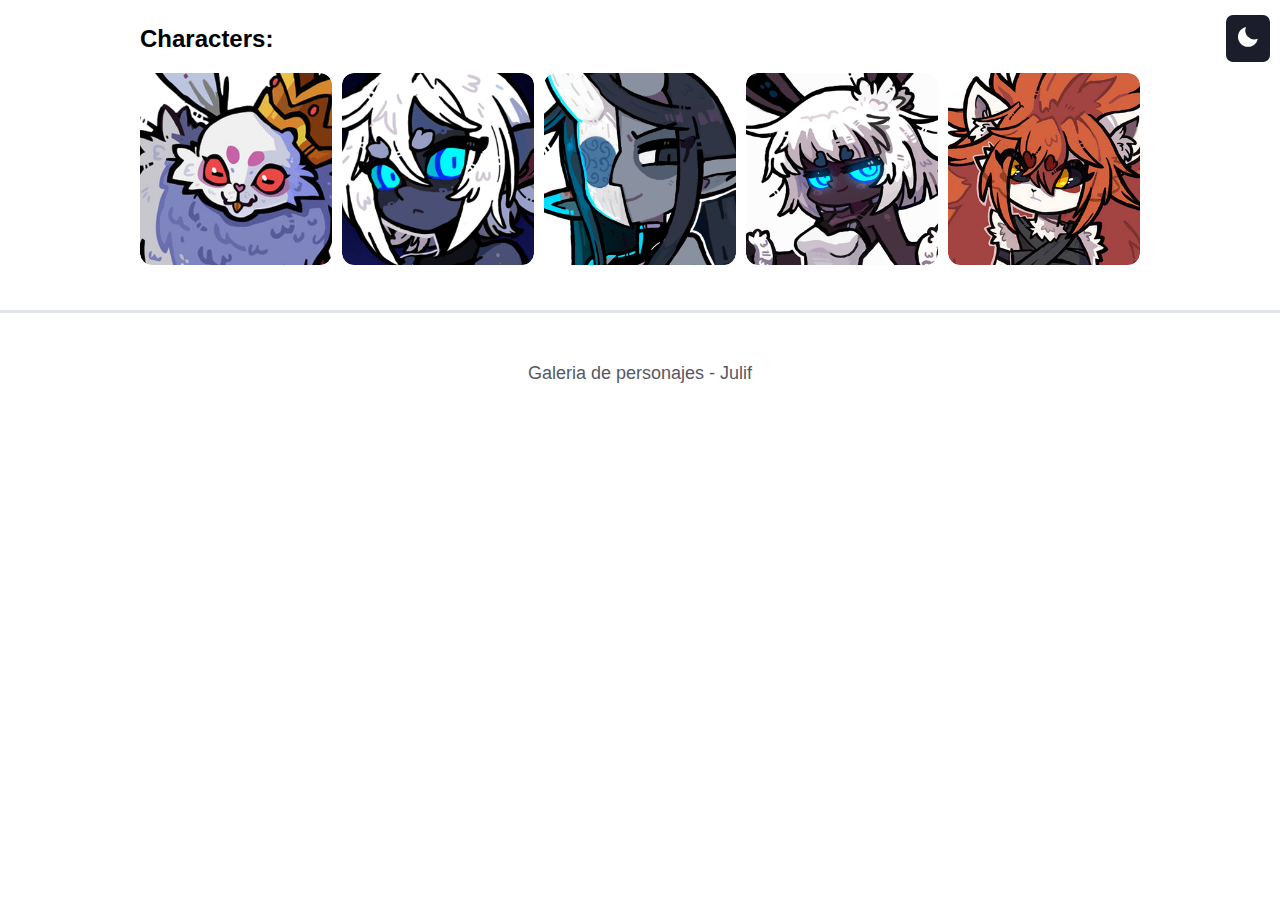
<file: index.html>
<!DOCTYPE html>
<html lang="es">
  <head>
    <meta name="viewport" content="width=device-width,initial-scale=1.0">
    <meta charset="utf-8">
    <link rel="stylesheet" href="css/estilos.css">
       <script src="js/constructor.js"></script>  
    <title>Mis Personajes</title>
    <style>
        .grid {
            display: grid;
            /* grid-template-columns: repeat(auto-fit, minmax(300px, 1fr)); */
             grid-template-columns: repeat(auto-fit, minmax(108px, 1fr));
            gap: 10px;
        }
        .grid-item {
            position: relative;
            overflow: hidden;
            border-radius: 12px;
            aspect-ratio: 1 / 1;
            cursor: pointer;
            /* max-width: 300px;  */
        }
        .grid-item img {
            width: 100%;
            height: 100%;
            object-fit: cover;
            transition: transform .45s ease;
        }
        .grid-item:hover img {
            transform: scale(1.1);
            /* transform: scale(1.3) rotate(8deg); */
        }

      .badge-nuevo {
    position: absolute;
    top: 5px;
    right: 5px;
     background: linear-gradient(135deg, gold, orange); 
    color: #ffffff;
    padding: 4px 10px;
    font-size: 10px;
    font-weight: bold;
    border-radius: 3px;
    z-index: 5;
    box-shadow: 0 2px 6px rgba(0, 0, 0, .3);
    pointer-events: none;
    text-transform: uppercase;
    padding: 5px;
    background-color: #000000cc;
}
.badge-nuevo {
     animation: glow 1.5s infinite alternate; 
}

@keyframes glow {
    from { box-shadow: 0 0 5px gold; }
    to   { box-shadow: 0 0 12px orange; }
}


















   /* Lógica de Idiomas */
        body.lang-en .lang-es { display: none; }
        body.lang-es .lang-en { display: none; }
    </style>
  </head>
  <body>
<!--   <div style="
    background-color: black;
    height: 350px;
"> banner </div> -->
    <main>
        <button id="themeToggle"><svg class="toggle-button" xmlns="http://www.w3.org/2000/svg" width="24" height="24" viewBox="0 0 24 24" style="fill: rgba(0, 0, 0, 1);"><path d="M12 11.807A9.002 9.002 0 0 1 10.049 2a9.942 9.942 0 0 0-5.12 2.735c-3.905 3.905-3.905 10.237 0 14.142 3.906 3.906 10.237 3.905 14.143 0a9.946 9.946 0 0 0 2.735-5.119A9.003 9.003 0 0 1 12 11.807z"></path></svg></button>
        <content>
            <h2  class="lang-es" style="margin-top: 10px;">Personajes:</h2>
            <h2  class="lang-en" style="margin-top: 10px;">Characters:</h2>
            <div class="grid"> 

              <!--    <div class="grid-item"> <a href="luzbella.html"> <img src="img/luzbella_thumb.png"></a></div> -->
                 <div class="grid-item"><span class="badge-nuevo" data-fecha="11-02-2026"> <b class="lang-es">NUEVO</b>  <b class="lang-en">NEW</b></span><a href="rey_conejo.html"> <img src="img/rey_conejo_thumb.png"></a></div>
                  <div class="grid-item"><span class="badge-nuevo" data-fecha="9-02-2026"> <b class="lang-es">NUEVO</b>  <b class="lang-en">NEW</b></span><a href="neda.html"> <img src="img/neda_thumb.png"></a></div>
                 <div class="grid-item"> <a href="luzbella.html"> <img src="img/luzbella_thumb.png"></a></div>
                <div class="grid-item"> <a href="aniabet.html"> <img src="img/aniabet_thumb.png"></a></div>
                <div class="grid-item"> <a href="shacta.html"> <img src="img/shacta_thumb.png"></a></div>
                
            </div>

   

  
    </div>

        </content>
    </main>
  </body>















  














<script>
document.addEventListener("DOMContentLoaded", () => {
    const DIAS = 2;
    const ahora = Date.now();

    document.querySelectorAll(".badge-nuevo").forEach(badge => {
        const fechaTxt = badge.dataset.fecha;
        if (!fechaTxt) return;

        const [dia, mes, anio] = fechaTxt.split("-").map(Number);

        const inicio = new Date(anio, mes - 1, dia).getTime();
        const limite = inicio + DIAS * 24 * 60 * 60 * 1000;

        if (ahora > limite) {
            badge.remove();
        }
    });
});
</script>
   <script>








const toggleBtn = document.getElementById('themeToggle');
const selector = document.getElementById('language-selector');
const body = document.body;

// --- LÓGICA DE TEMA (DARK MODE) ---
function initTheme() {
    // Cargar preferencia de tema
    const savedTheme = localStorage.getItem('theme');
    
    // Si hay tema guardado, aplicarlo
    if (savedTheme === 'dark') {
        body.classList.add('dark-mode');
    } 
    // Si no hay tema guardado, usar preferencia del sistema
    else if (!savedTheme && window.matchMedia && window.matchMedia('(prefers-color-scheme: dark)').matches) {
        body.classList.add('dark-mode');
        localStorage.setItem('theme', 'dark');
    }
    // Por defecto, tema claro
    else if (!savedTheme) {
        localStorage.setItem('theme', 'light');
    }
}

// Evento para cambiar tema
toggleBtn.addEventListener('click', () => {
    body.classList.toggle('dark-mode');
    const isDark = body.classList.contains('dark-mode');
    localStorage.setItem('theme', isDark ? 'dark' : 'light');
});




// --- LÓGICA DE IDIOMA ---
function setLanguage(lang) {
    // Eliminamos las clases de idioma previas 
    body.classList.remove('lang-es', 'lang-en');
    body.classList.add(`lang-${lang}`);
    
    selector.value = lang;
    localStorage.setItem('userLanguage', lang);
    document.documentElement.lang = lang;
}

// --- INICIALIZACIÓN AL CARGAR ---
window.addEventListener('DOMContentLoaded', () => {
    // Inicializar Tema
    initTheme();
    // Inicializar Idioma
    const savedLang = localStorage.getItem('userLanguage');
    const browserLang = (navigator.language || navigator.userLanguage).startsWith('en') ? 'en' : 'es';
    setLanguage(savedLang || browserLang);
});

selector.addEventListener('change', (e) => setLanguage(e.target.value));










    </script>


</html>
</file>
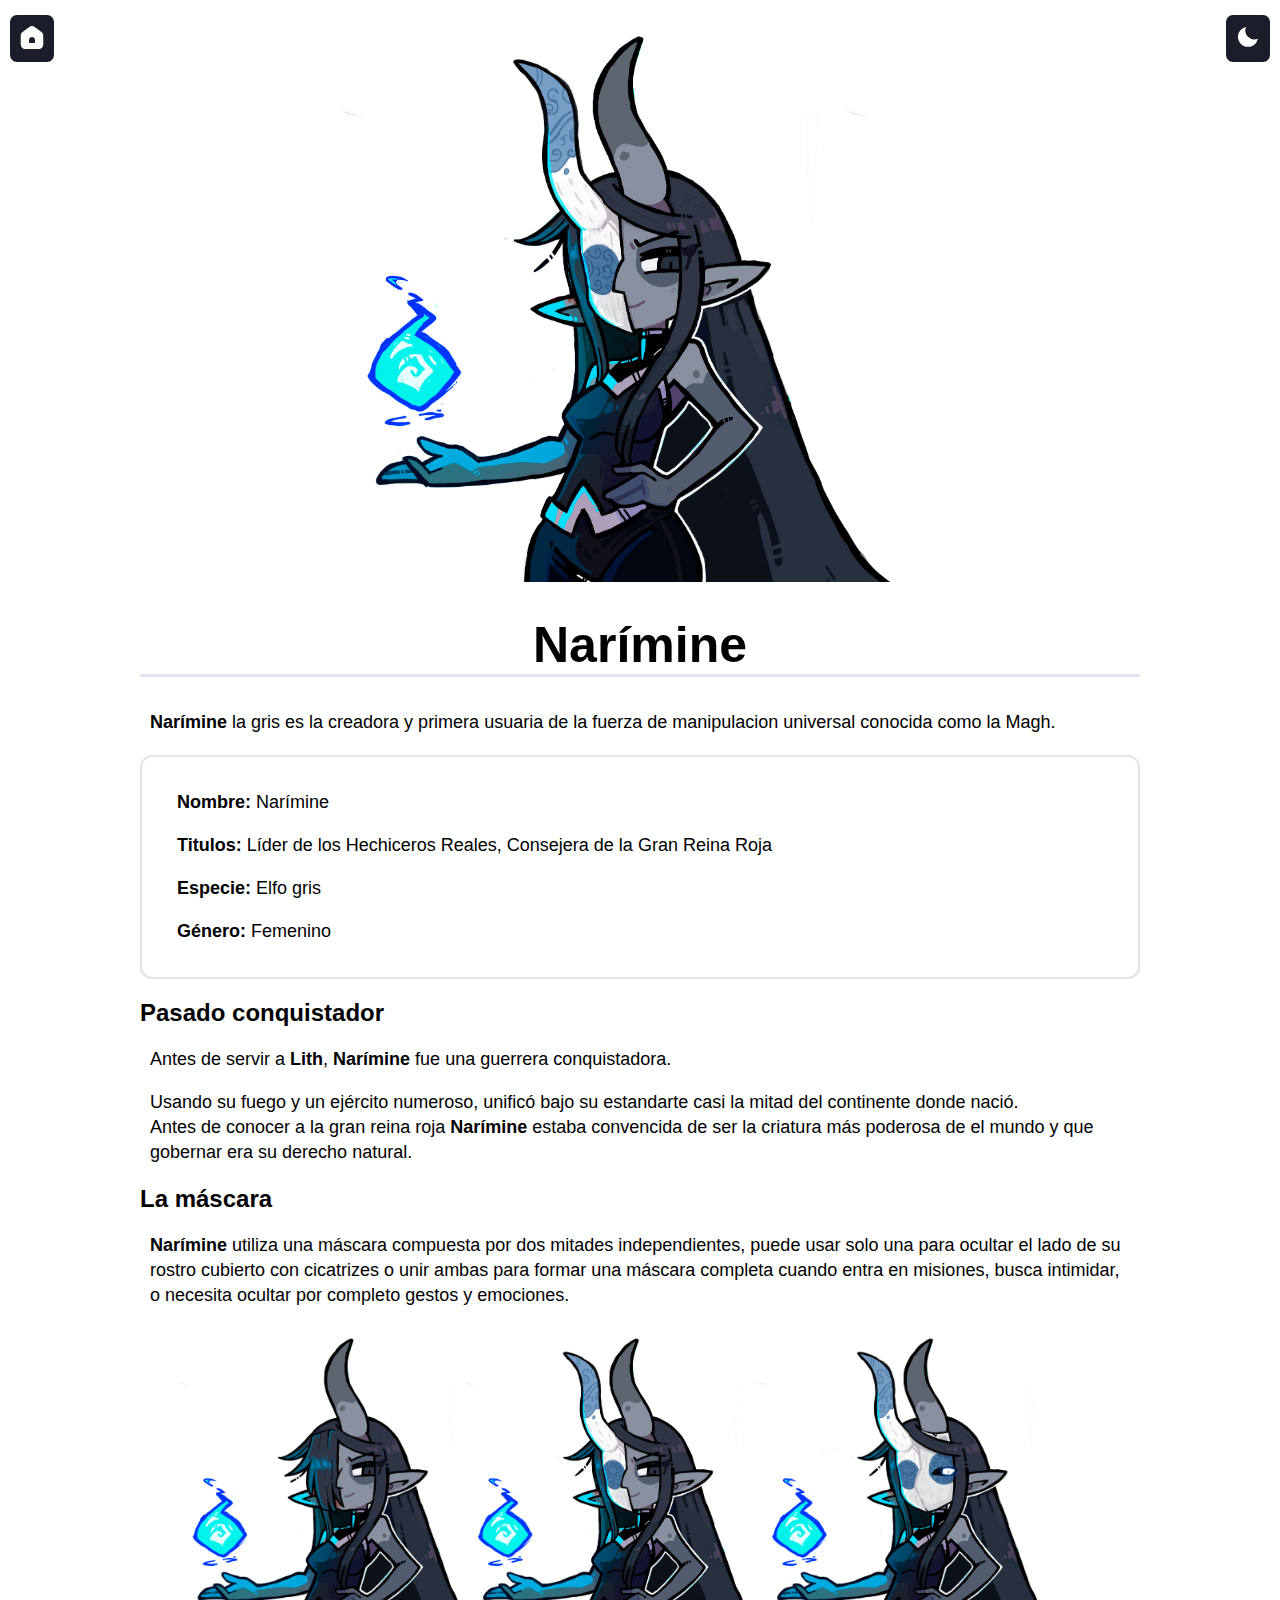
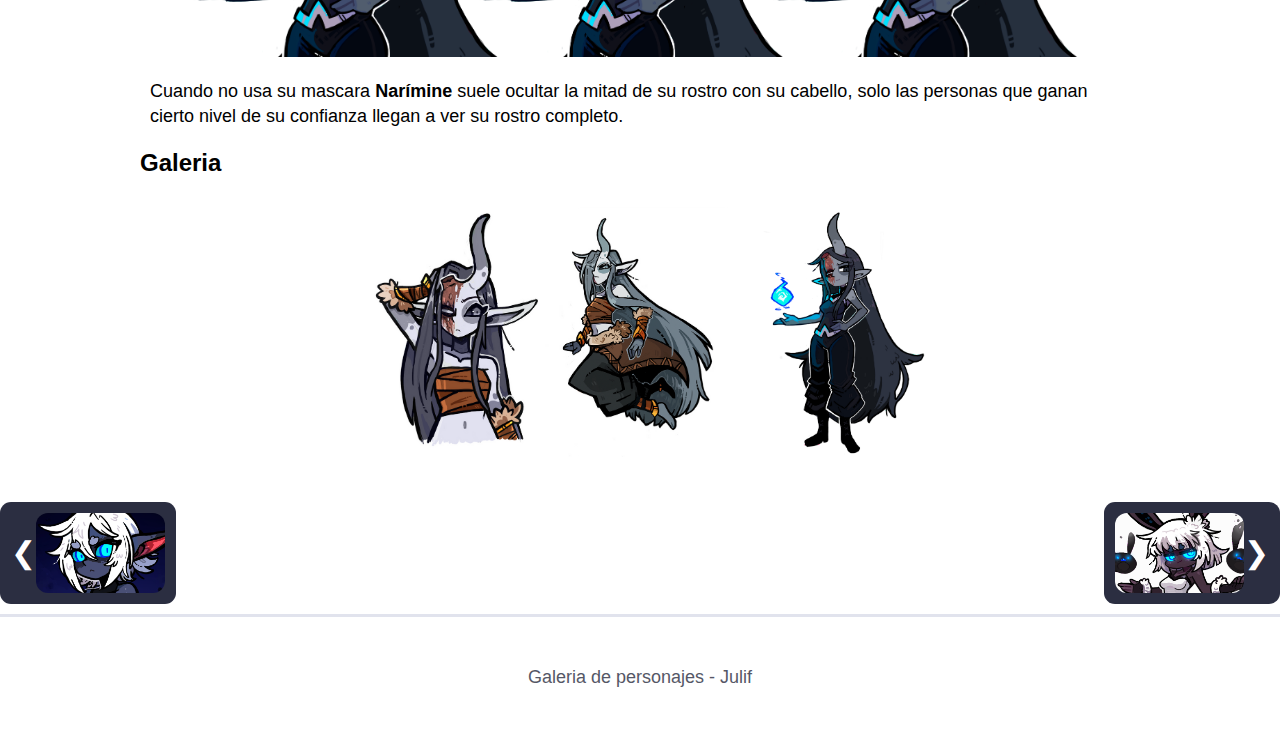
<file: luzbella.html>
<!DOCTYPE html>
<html lang="es">
<head>
    <meta name="viewport" content="width=device-width,initial-scale=1.0">
    <meta charset="utf-8">
    <link rel="stylesheet" href="css/estilos.css">
    <link rel="stylesheet" href="css/personaje.css">
     <script src="personajes_lista.js"></script> 
    <script src="js/actualizarNavegacion.js"></script> 
    <script src="js/constructor.js"></script> 
    <title>Narimine</title>
    <style>


    </style>
</head>
<body>

    <main>
         <button id="home"><a href="index.html"><svg xmlns="http://www.w3.org/2000/svg" width="24" height="24" viewBox="0 0 32 32" ><path d="m19.5548639 2.6028224 8.9944388 6.59912643c1.5405939 1.13031777 2.4506973 2.92683637 2.4506973 4.83760787v11.9604433c0 3.3137085-2.6862915 6-6 6h-18c-3.3137085 0-6-2.6862915-6-6v-11.958697c0-1.9117507.91103125-3.7090683 2.45293825-4.83925127l9.00556125-6.60087271c2.1123042-1.54827125 4.9847775-1.54760604 7.0963644.00164338zm-3.5548639 13.3971776c-2.209139 0-4 1.790861-4 4v3c0 .5522847.4477153 1 1 1h6c.5522847 0 1-.4477153 1-1v-3c0-2.209139-1.790861-4-4-4z" /></svg></a></button>
        <button id="themeToggle">
            <svg xmlns="http://www.w3.org/2000/svg" width="24" height="24" viewBox="0 0 24 24"><path d="M12 11.807A9.002 9.002 0 0 1 10.049 2a9.942 9.942 0 0 0-5.12 2.735c-3.905 3.905-3.905 10.237 0 14.142 3.906 3.906 10.237 3.905 14.143 0a9.946 9.946 0 0 0 2.735-5.119A9.003 9.003 0 0 1 12 11.807z"></path></svg>
        </button>

        <div id="main_img">
            <img src="img/luzbella_main.jpg" alt="Narimine Principal">
        </div>

        <h1 style="text-align: center;">Narímine</h1>
    <p><b>Narímine</b> la gris es la creadora y primera usuaria de la fuerza de manipulacion universal conocida como la Magh.</p>
        
    <div id="datos">
        <p><strong>Nombre:</strong> Narímine</p>
        <p><strong>Titulos:</strong> Líder de los Hechiceros Reales, Consejera de la Gran Reina Roja</p>
        <p><strong>Especie:</strong> Elfo gris</p>
        <p><strong>Género:</strong> Femenino</p> 
    </div>
     <h2>Pasado conquistador</h2>
     <p>Antes de servir a <b>Lith</b>, <b>Narímine</b> fue una guerrera conquistadora.</p>
     <p>Usando su fuego y un ejército numeroso, unificó bajo su estandarte casi la mitad del continente donde nació.<br>
     Antes de conocer a la gran reina roja <b>Narímine</b> estaba convencida de ser la criatura más poderosa de el mundo y que gobernar era su derecho natural.</p>
     <h2>La máscara</h2>
    
     <p><b>Narímine</b> utiliza una máscara compuesta por dos mitades independientes, puede usar solo una para ocultar el lado de su rostro cubierto con cicatrizes o unir ambas para formar una máscara completa cuando entra en misiones, busca intimidar, o necesita ocultar por completo gestos y emociones.</p>
      <img src="img/luzbella_mascara.png" style="width: 100%;">
     <p> Cuando no usa su mascara <b>Narímine</b> suele ocultar la mitad de su rostro con su cabello, solo las personas que ganan cierto nivel de su confianza llegan a ver su rostro completo.</p>
     <h2>Galeria</h2>
        <div class="gallery">
            <div class="gallery-item"><img onclick="openModal(1)" src="img/luzbella_gallery_1.png" alt="Narimine 1"></div>
            <div class="gallery-item"><img onclick="openModal(2)" src="img/luzbella_gallery_2.jpg" alt="Narimine 2"></div>
        </div>

      
    </main>
        <div id="next_prev_personaje">  
            <button >
                <a  id="prevLink" ><span>❮</span><div class="next_prev_thumb"><img id="prevImg" ></div></a>
            </button>
            <button>
                <a  id="nextLink" > <div class="next_prev_thumb"><img id="nextImg" ></div><span>❯</span></a>
            </button>  
        </div>
    <div id="myModal" class="modal">
        <span class="close" onclick="closeModal()">&times;</span>
        <div class="modal-content" id="modalContent">
            <div class="mySlides"><img src="img/luzbella_gallery_1.png"><div class="caption-container">Narimine - viejo diseño</div> </div>
            <div class="mySlides"><img src="img/luzbella_gallery_2.jpg"></div>

            <a class="prev" id="prevBtn" onclick="plusSlides(-1)">&#10094;</a>
            <a class="next" id="nextBtn" onclick="plusSlides(1)">&#10095;</a>
        </div>
    </div>
<script src="js/theme.js"></script> 
<script src="js/modal_gallery.js"></script> 
</body>
</html>
</file>
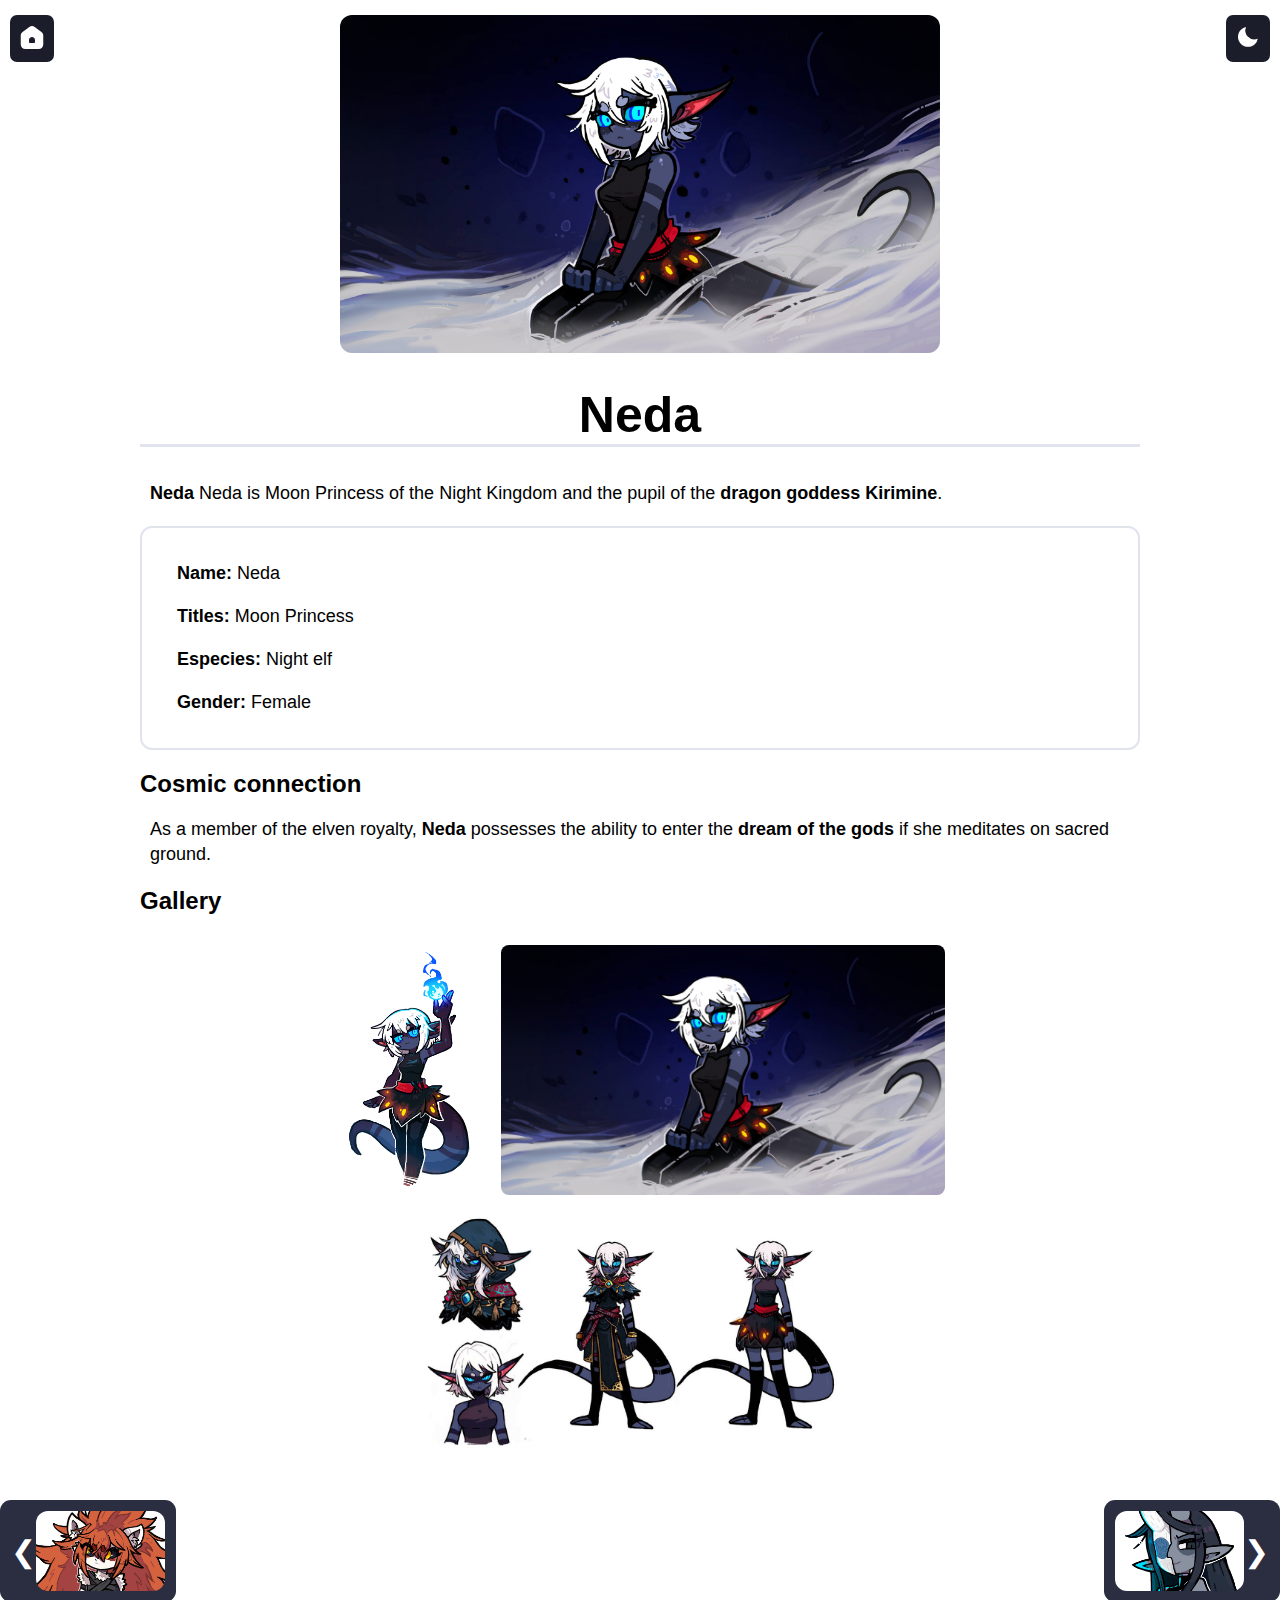
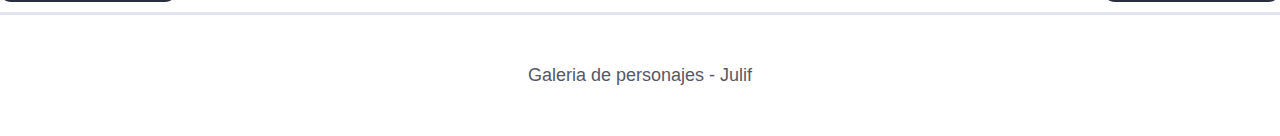
<file: neda.html>
<!DOCTYPE html>
<html lang="es">
<head>
    <meta name="viewport" content="width=device-width,initial-scale=1.0">
    <meta charset="utf-8">
    <link rel="stylesheet" href="css/estilos.css">
    <link rel="stylesheet" href="css/personaje.css">
    <script src="personajes_lista.js"></script> 
    <script src="js/actualizarNavegacion.js"></script> 
    <script src="js/constructor.js"></script> 
    <title>Neda</title>
    <style>


    </style>
</head>
<body>

    <main>
         <button id="home"><a href="index.html"><svg xmlns="http://www.w3.org/2000/svg" width="24" height="24" viewBox="0 0 32 32" ><path d="m19.5548639 2.6028224 8.9944388 6.59912643c1.5405939 1.13031777 2.4506973 2.92683637 2.4506973 4.83760787v11.9604433c0 3.3137085-2.6862915 6-6 6h-18c-3.3137085 0-6-2.6862915-6-6v-11.958697c0-1.9117507.91103125-3.7090683 2.45293825-4.83925127l9.00556125-6.60087271c2.1123042-1.54827125 4.9847775-1.54760604 7.0963644.00164338zm-3.5548639 13.3971776c-2.209139 0-4 1.790861-4 4v3c0 .5522847.4477153 1 1 1h6c.5522847 0 1-.4477153 1-1v-3c0-2.209139-1.790861-4-4-4z" /></svg></a></button>
        <button id="themeToggle">
            <svg xmlns="http://www.w3.org/2000/svg" width="24" height="24" viewBox="0 0 24 24"><path d="M12 11.807A9.002 9.002 0 0 1 10.049 2a9.942 9.942 0 0 0-5.12 2.735c-3.905 3.905-3.905 10.237 0 14.142 3.906 3.906 10.237 3.905 14.143 0a9.946 9.946 0 0 0 2.735-5.119A9.003 9.003 0 0 1 12 11.807z"></path></svg>
        </button>

        <div id="main_img">
            <img src="img/neda_main.jpg" alt="Narimine Principal">
        </div>

        <h1 style="text-align: center;">Neda</h1>
        <div class="lang-es">
                <p><b>Neda</b> es la princesa Luna de el reino de la noche y la pupila de la <b>diosa dragona Kirímine</b>.</p>
        
      <div id="datos">
            <p><strong>Nombre:</strong> Neda</p>
            <p><strong>Titulos:</strong> Princesa Luna</p>
            <p><strong>Especie:</strong> Elfo Nocturno</p>
            <p><strong>Género:</strong> Femenino</p>
        </div>
    <h2>Conexión cósmica</h2>
     <p>Como miembro de la realeza élfica <b>Neda</b> posee la habilidad de entrar al <b>sueño de los dioses</b> si medita en suelo sagrado.
</p> 
<h2>Galeria</h2> 
        </div>
        <div class="lang-en">
                <p><b>Neda</b> Neda is Moon Princess of the Night Kingdom and the pupil of the <b>dragon goddess Kirimine</b>.</p>
        
      <div id="datos">
            <p><strong>Name:</strong> Neda</p>
            <p><strong>Titles:</strong> Moon Princess</p>
            <p><strong>Especies:</strong> Night elf</p>
            <p><strong>Gender:</strong> Female</p>
        </div>
    <h2>Cosmic connection</h2>
     <p>As a member of the elven royalty, <b>Neda</b> possesses the ability to enter the <b>dream of the gods</b> if she meditates on sacred ground.
</p>
 <h2>Gallery</h2> 
        </div>
       <div class="gallery">
            <div class="gallery-item"><img onclick="openModal(1)" src="img/neda_gallery_1.png" alt="Neda 1"></div>
            <div class="gallery-item"><img onclick="openModal(2)" src="img/neda_gallery_2.jpg" alt="Neda 2"></div>
            <div class="gallery-item"><img onclick="openModal(3)" src="img/neda_gallery_3.jpg" alt="Neda 3"></div>
        </div>
    </main>
        <div id="next_prev_personaje">  
            <button ><a  id="prevLink" ><span>❮</span><div class="next_prev_thumb"><img id="prevImg" ></div></a></button>
            <button><a  id="nextLink" > <div class="next_prev_thumb"><img id="nextImg" ></div><span>❯</span></a></button>  
        </div>
    <div id="myModal" class="modal">
        <span class="close" onclick="closeModal()">&times;</span>
        <div class="modal-content" id="modalContent">
            <div class="mySlides"><img src="img/neda_gallery_1.png"></div>
            <div class="mySlides"><img src="img/neda_gallery_2.jpg"></div>
            <div class="mySlides"><img src="img/neda_gallery_3.jpg"></div>

            <a class="prev" id="prevBtn" onclick="plusSlides(-1)">&#10094;</a>
            <a class="next" id="nextBtn" onclick="plusSlides(1)">&#10095;</a>
        </div>
    </div>
<script src="js/theme.js"></script> 
<script src="js/modal_gallery.js"></script> 
</body>
</html>
</file>
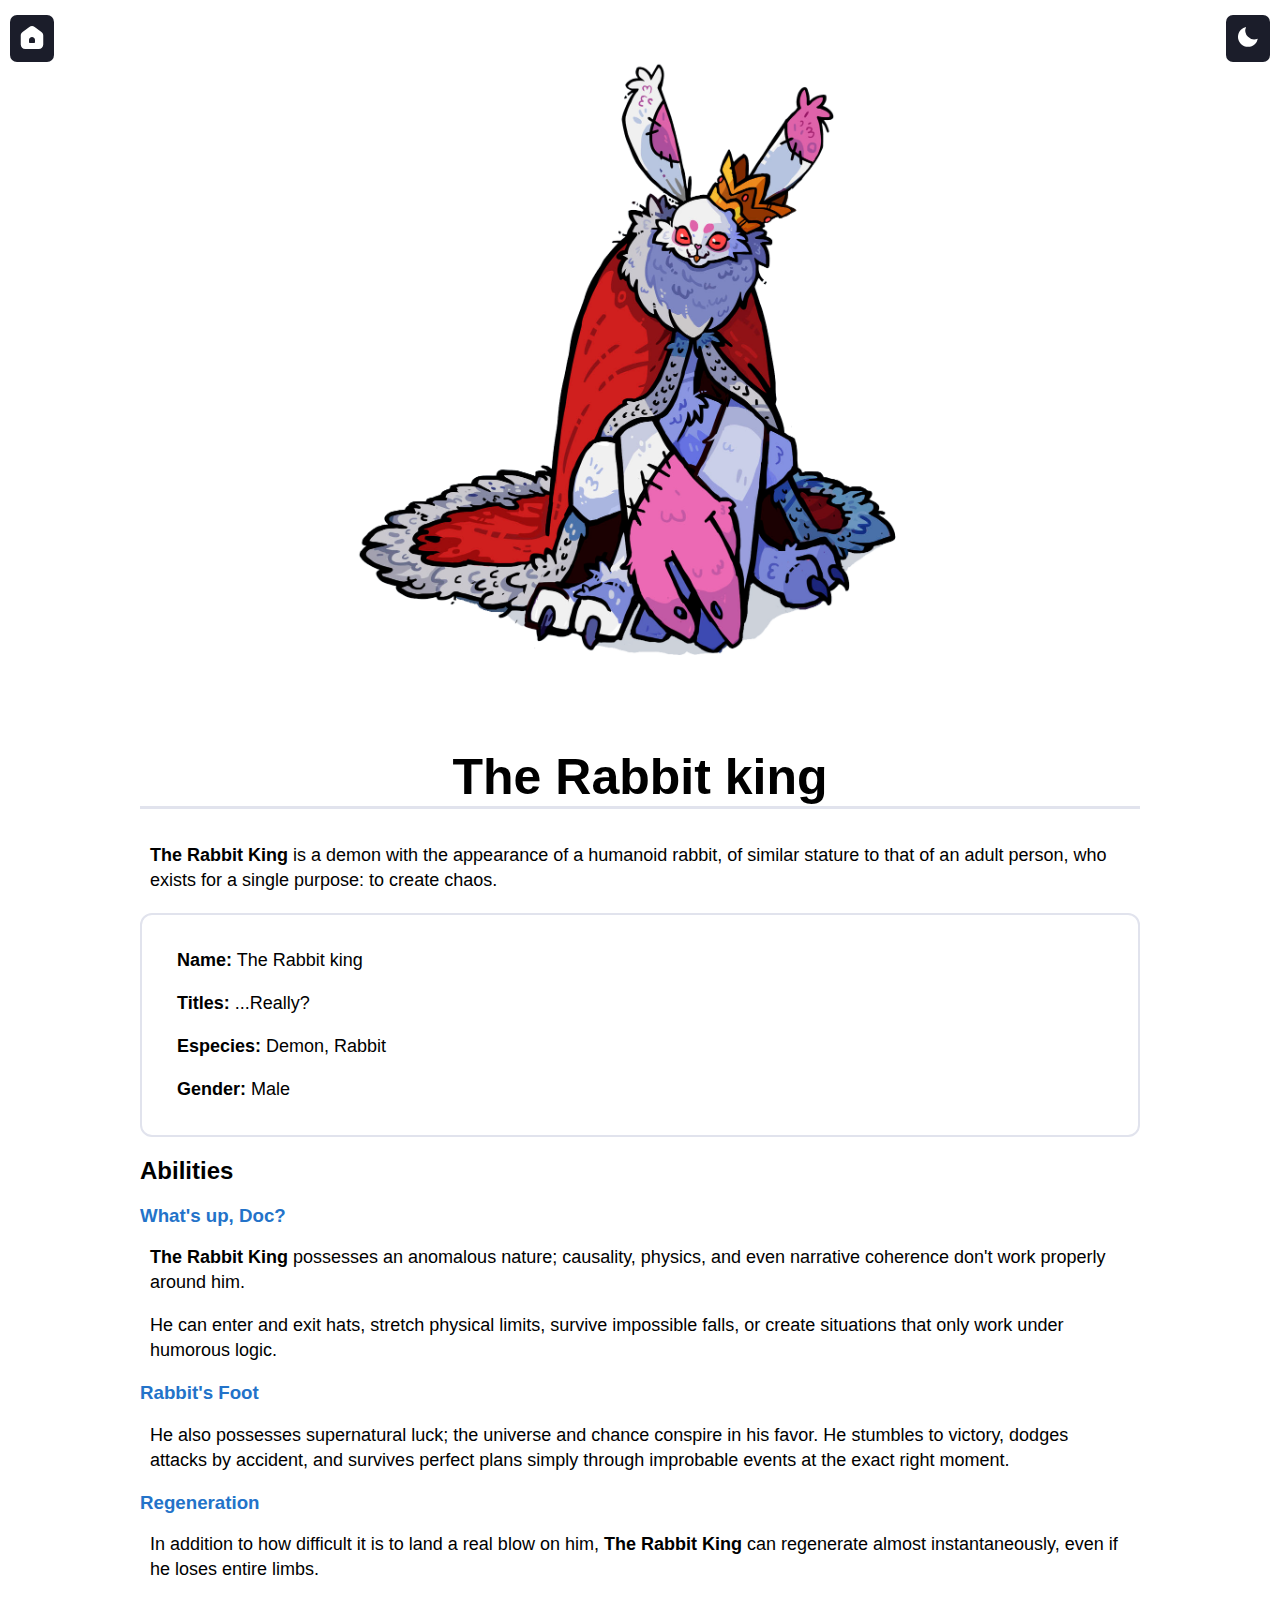
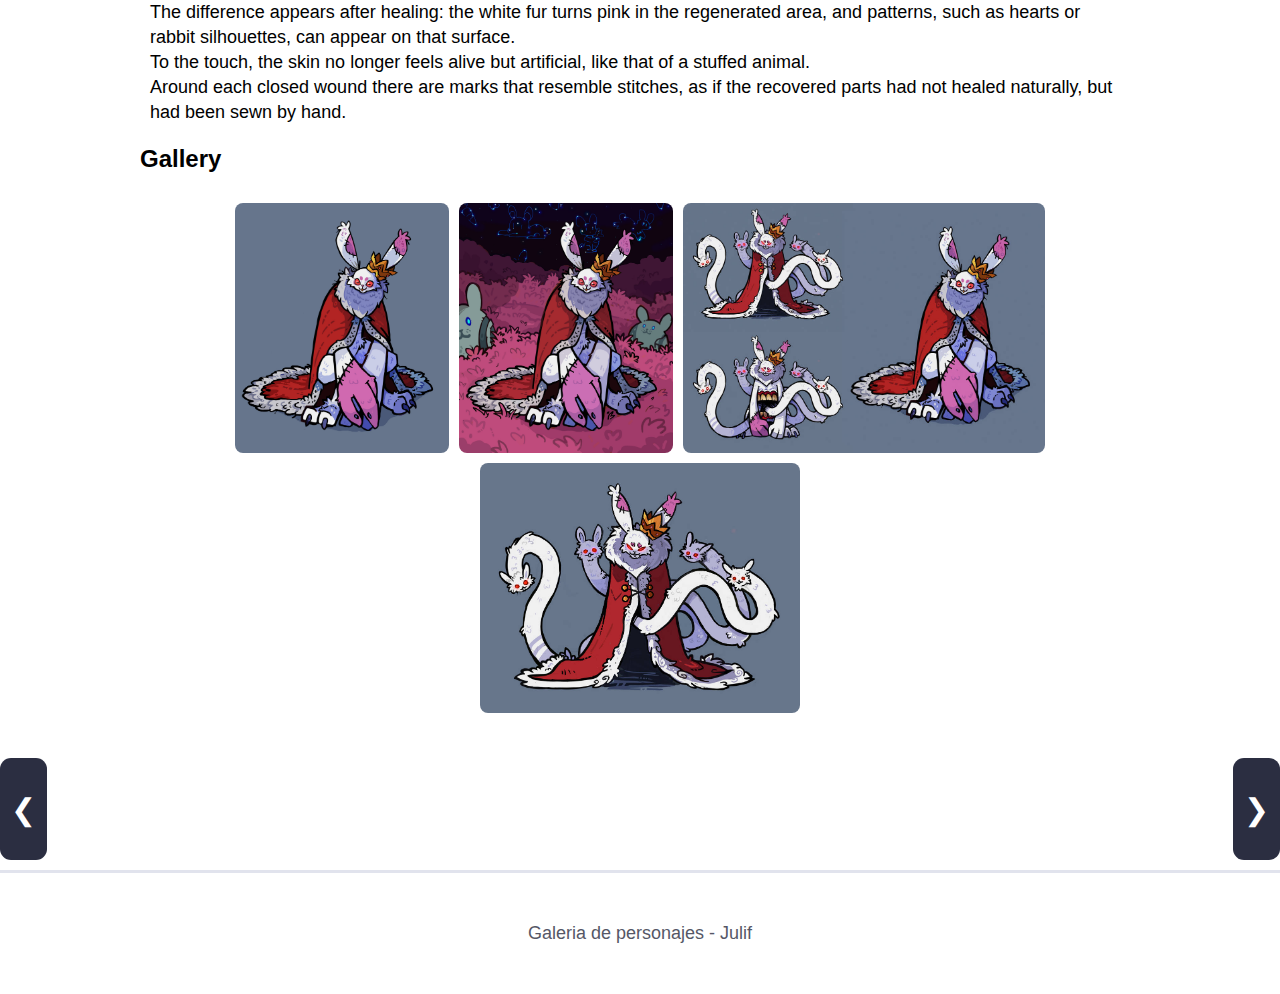
<file: rey_conejo.html>
<!DOCTYPE html>
<html lang="es">
<head>
    <meta name="viewport" content="width=device-width,initial-scale=1.0">
    <meta charset="utf-8">
    <link rel="stylesheet" href="css/estilos.css">
    <link rel="stylesheet" href="css/personaje.css">
    <script src="personajes_lista.js"></script> 
    <script src="js/actualizarNavegacion.js"></script> 
    <script src="js/constructor.js"></script> 
    <title>El Rey Conejo</title>
    <style>


    </style>
</head>
<body>

    <main>
         <button id="home"><a href="index.html"><svg xmlns="http://www.w3.org/2000/svg" width="24" height="24" viewBox="0 0 32 32" ><path d="m19.5548639 2.6028224 8.9944388 6.59912643c1.5405939 1.13031777 2.4506973 2.92683637 2.4506973 4.83760787v11.9604433c0 3.3137085-2.6862915 6-6 6h-18c-3.3137085 0-6-2.6862915-6-6v-11.958697c0-1.9117507.91103125-3.7090683 2.45293825-4.83925127l9.00556125-6.60087271c2.1123042-1.54827125 4.9847775-1.54760604 7.0963644.00164338zm-3.5548639 13.3971776c-2.209139 0-4 1.790861-4 4v3c0 .5522847.4477153 1 1 1h6c.5522847 0 1-.4477153 1-1v-3c0-2.209139-1.790861-4-4-4z" /></svg></a></button>
        <button id="themeToggle">
            <svg xmlns="http://www.w3.org/2000/svg" width="24" height="24" viewBox="0 0 24 24"><path d="M12 11.807A9.002 9.002 0 0 1 10.049 2a9.942 9.942 0 0 0-5.12 2.735c-3.905 3.905-3.905 10.237 0 14.142 3.906 3.906 10.237 3.905 14.143 0a9.946 9.946 0 0 0 2.735-5.119A9.003 9.003 0 0 1 12 11.807z"></path></svg>
        </button>

        <div id="main_img">
            <img src="img/rey_conejo_main.png" alt="Narimine Principal">
        </div>

        <h1 class="lang-es" style="text-align: center;">El Rey Conejo</h1>
        <h1 class="lang-en" style="text-align: center;">The Rabbit king</h1>
        
        <div class="lang-es">
                <p><b>El Rey Conejo </b> es un demonio con apariencia de conejo humanoide, de estatura similar a la de una persona adulta, que existe para un único proposito: crear caos.</p>
        
      <div id="datos">
            <p><strong>Nombre:</strong> El Rey Conejo</p>
            <p><strong>Titulos:</strong> ...¿enserio?</p>
            <p><strong>Especie:</strong> Demonio</p>
            <p><strong>Género:</strong> Masculino</p>
        </div>
    <h2>Habilidades</h2>
    <h3>¿Qué hay de nuevo, viejo?</h3>
     <p> <b>El Rey Conejo</b> posee una naturaleza anómal, la causalidad, la física y hasta la coherencia narrativa no funcionan correctamente alrededor suyo.</p> 
     <p>Puede entrar y salir de sombreros, estirar límites físicos, sobrevivir a caídas imposibles o generar situaciones que solo funcionan bajo lógica humorística.</p>
     <h3>Pata de Conejo</h3>
     <p>También posee una suerte sobrenatural,el universo y el azar conspiran a su favor.</br> Tropieza hacia la victoria, esquiva ataques por accidente y sobrevive a planes perfectos simplemente sucesos improbables en el momento exacto.</p>
     <h3>Regeneración</h3>
     <p>Sumado a lo difícil que es acertarle un golpe real, <b>El Rey Conejo</b> puede autorregenerarse casi de manera instantánea, incluso si pierde extremidades completas.</p>
     <p>La diferencia aparece después de curarse: el pelaje blanco se vuelve rosado en la zona regenerada  y sobre esa superficie pueden surgir patrones, como corazones o siluetas de conejos. </br>Al tacto, la piel ya no se siente viva sino artificial como la de un muñeco de peluche.</br> Alrededor de cada herida cerrada quedan marcas que recuerdan a costuras, como si las partes recuperadas no hubieran sanado de forma natural, sino que hubieran sido cosidas a mano.</p>
<h2>Galeria</h2> 
        </div>
        <div class="lang-en">
                <p><b>The Rabbit King</b> is a demon with the appearance of a humanoid rabbit, of similar stature to that of an adult person, who exists for a single purpose: to create chaos.</p>
        
      <div id="datos">
            <p><strong>Name:</strong> The Rabbit king</p>
            <p><strong>Titles:</strong> ...Really?</p>
            <p><strong>Especies:</strong> Demon, Rabbit</p>
            <p><strong>Gender:</strong> Male</p>
        </div>
    <h2>Abilities</h2>
    <h3>What's up, Doc?</h3>
     <p><b>The Rabbit King</b> possesses an anomalous nature; causality, physics, and even narrative coherence don't work properly around him.</p> 
     <p>He can enter and exit hats, stretch physical limits, survive impossible falls, or create situations that only work under humorous logic.</p>
     <h3>Rabbit's Foot</h3>
     <p>He also possesses supernatural luck; the universe and chance conspire in his favor. He stumbles to victory, dodges attacks by accident, and survives perfect plans simply through improbable events at the exact right moment.</p>
     <h3>Regeneration</h3>
     <p>In addition to how difficult it is to land a real blow on him, <b>The Rabbit King</b> can regenerate almost instantaneously, even if he loses entire limbs.</p>
     <p>The difference appears after healing: the white fur turns pink in the regenerated area, and patterns, such as hearts or rabbit silhouettes, can appear on that surface. 
     </br>To the touch, the skin no longer feels alive but artificial, like that of a stuffed animal. </br> Around each closed wound there are marks that resemble stitches, as if the recovered parts had not healed naturally, but had been sewn by hand.</p>
 <h2>Gallery</h2> 
        </div>
       <div class="gallery">
            <div class="gallery-item"><img onclick="openModal(1)" src="img/rey_conejo_gallery_1.jpg" alt="Rey Conejo 1"></div>
            <div class="gallery-item"><img onclick="openModal(2)" src="img/rey_conejo_gallery_2.jpg" alt="Rey Conejo 2"></div>
            <div class="gallery-item"><img onclick="openModal(3)" src="img/rey_conejo_gallery_3.jpg" alt="Rey Conejo 3"></div>
            <div class="gallery-item"><img onclick="openModal(4)" src="img/rey_conejo_gallery_4.jpg" alt="Rey Conejo 4"></div>
        </div>
    </main>
        <div id="next_prev_personaje">  
            <button ><a  id="prevLink" ><span>❮</span><div class="next_prev_thumb"><img id="prevImg" ></div></a></button>
            <button><a  id="nextLink" > <div class="next_prev_thumb"><img id="nextImg" ></div><span>❯</span></a></button>  
        </div>
    <div id="myModal" class="modal">
        <span class="close" onclick="closeModal()">&times;</span>
        <div class="modal-content" id="modalContent">
            <div class="mySlides"><img src="img/rey_conejo_gallery_1.jpg"></div>
            <div class="mySlides"><img src="img/rey_conejo_gallery_2.jpg"></div>
            <div class="mySlides"><img src="img/rey_conejo_gallery_3.jpg"></div>
            <div class="mySlides"><img src="img/rey_conejo_gallery_4.jpg"></div>

            <a class="prev" id="prevBtn" onclick="plusSlides(-1)">&#10094;</a>
            <a class="next" id="nextBtn" onclick="plusSlides(1)">&#10095;</a>
        </div>
    </div>
<script src="js/theme.js"></script> 
<script src="js/modal_gallery.js"></script> 
</body>
</html>
</file>
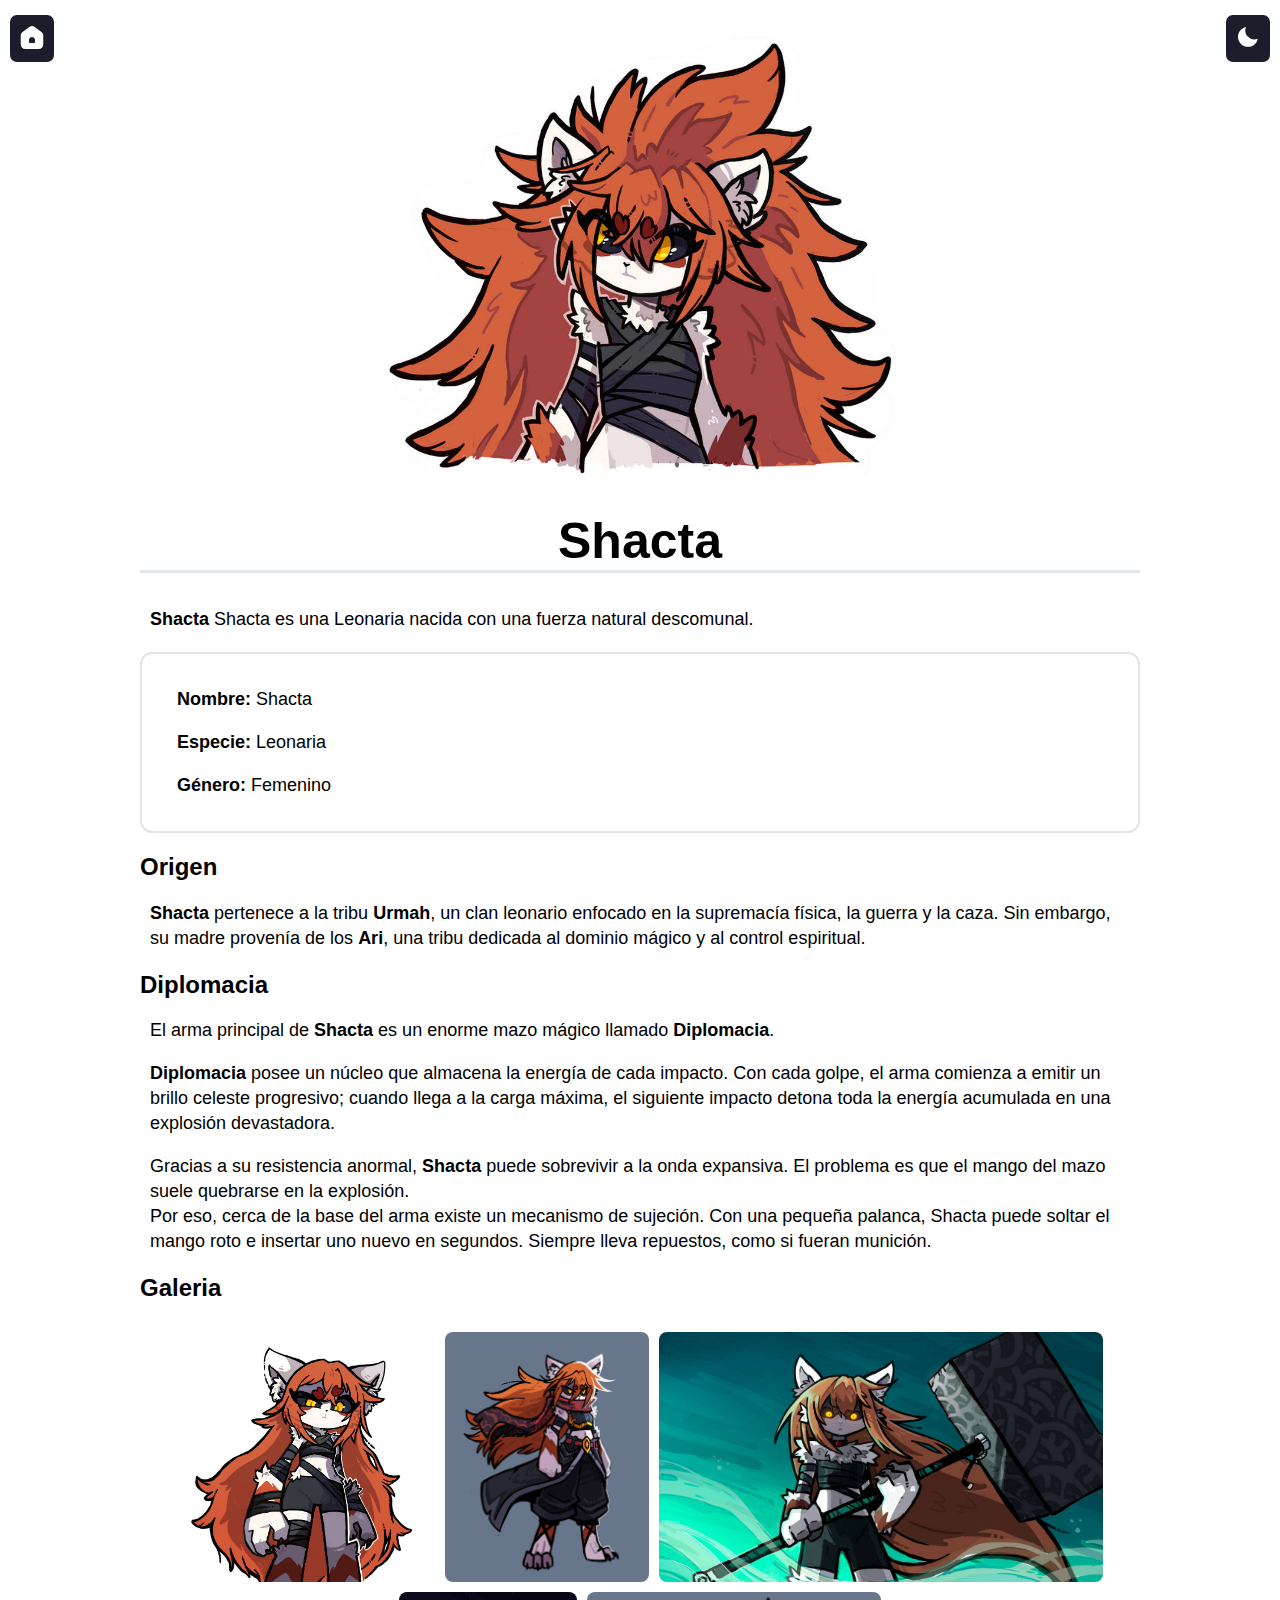
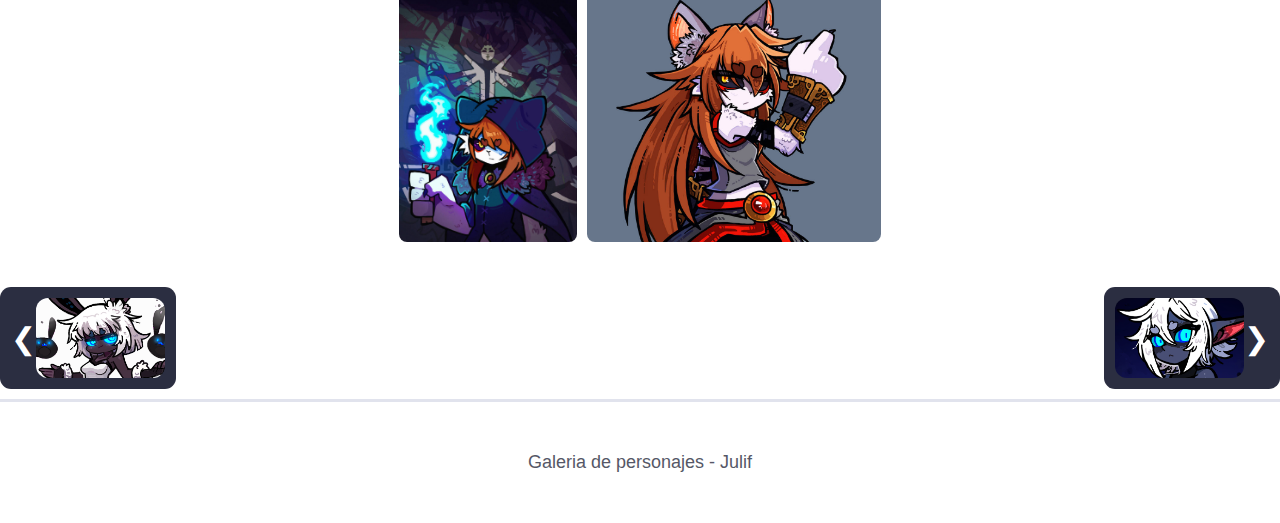
<file: shacta.html>
<!DOCTYPE html>
<html lang="es">
<head>
    <meta name="viewport" content="width=device-width,initial-scale=1.0">
    <meta charset="utf-8">
    <link rel="stylesheet" href="css/estilos.css">
    <link rel="stylesheet" href="css/personaje.css">
    <script src="personajes_lista.js"></script> 
    <script src="js/actualizarNavegacion.js"></script> 
    <script src="js/constructor.js"></script> 
    <title>Shacta</title>
    <style></style>
</head>
<body>

    <main>
        <button id="home"><a href="index.html"><svg xmlns="http://www.w3.org/2000/svg" width="24" height="24" viewBox="0 0 32 32" ><path d="m19.5548639 2.6028224 8.9944388 6.59912643c1.5405939 1.13031777 2.4506973 2.92683637 2.4506973 4.83760787v11.9604433c0 3.3137085-2.6862915 6-6 6h-18c-3.3137085 0-6-2.6862915-6-6v-11.958697c0-1.9117507.91103125-3.7090683 2.45293825-4.83925127l9.00556125-6.60087271c2.1123042-1.54827125 4.9847775-1.54760604 7.0963644.00164338zm-3.5548639 13.3971776c-2.209139 0-4 1.790861-4 4v3c0 .5522847.4477153 1 1 1h6c.5522847 0 1-.4477153 1-1v-3c0-2.209139-1.790861-4-4-4z" /></svg></a></button>
        <button id="themeToggle"><svg xmlns="http://www.w3.org/2000/svg" width="24" height="24" viewBox="0 0 24 24"><path d="M12 11.807A9.002 9.002 0 0 1 10.049 2a9.942 9.942 0 0 0-5.12 2.735c-3.905 3.905-3.905 10.237 0 14.142 3.906 3.906 10.237 3.905 14.143 0a9.946 9.946 0 0 0 2.735-5.119A9.003 9.003 0 0 1 12 11.807z"></path></svg></button>

        <div id="main_img">
            <img src="img/shacta_main.jpg" alt="Shacta">
        </div>

        <h1 style="text-align: center;">Shacta</h1>
    <p><b>Shacta</b> Shacta es una Leonaria nacida con una fuerza natural descomunal.</p>
        
      <div id="datos">
            <p><strong>Nombre:</strong> Shacta</p>
            <p><strong>Especie:</strong> Leonaria</p>
            <p><strong>Género:</strong> Femenino</p>
        </div>
        <h2>Origen</h2>
        <p><b>Shacta</b> pertenece a la tribu <b>Urmah</b>, un clan leonario enfocado en la supremacía física, la guerra y la caza. Sin embargo, su madre provenía de los <b>Ari</b>, una tribu dedicada al dominio mágico y al control espiritual.</p>

        <h2>Diplomacia</h2>
        <p>El arma principal de <b>Shacta</b> es un enorme mazo mágico llamado <b>Diplomacia</b>.</p>
        <p><b>Diplomacia</b> posee un núcleo que almacena la energía de cada impacto. Con cada golpe, el arma comienza a emitir un brillo celeste progresivo; cuando llega a la carga máxima, el siguiente impacto detona toda la energía acumulada en una explosión devastadora.</p>
        <p>Gracias a su resistencia anormal, <b>Shacta</b> puede sobrevivir a la onda expansiva. El problema es que el mango del mazo suele quebrarse en la explosión.<br>Por eso, cerca de la base del arma existe un mecanismo de sujeción. Con una pequeña palanca, Shacta puede soltar el mango roto e insertar uno nuevo en segundos. Siempre lleva repuestos, como si fueran munición.</p>
     <h2>Galeria</h2>
        <div class="gallery">
            <div class="gallery-item"><img onclick="openModal(1)" src="img/shacta_gallery_1.jpg" alt="Shacta 1"></div>
            <div class="gallery-item"><img onclick="openModal(2)" src="img/shacta_gallery_2.jpg" alt="Shacta 2"></div>
            <div class="gallery-item"><img onclick="openModal(3)" src="img/shacta_gallery_3.jpg" alt="Shacta 3"></div>
            <div class="gallery-item"><img onclick="openModal(4)" src="img/shacta_gallery_4.jpg" alt="Shacta 4"></div>
            <div class="gallery-item"><img onclick="openModal(5)" src="img/shacta_gallery_5.jpg" alt="Shacta 5"></div>
        </div>
    </main>
        <div id="next_prev_personaje">  
            <button ><a  id="prevLink" ><span>❮</span><div class="next_prev_thumb"><img id="prevImg" ></div></a></button>
            <button><a  id="nextLink" > <div class="next_prev_thumb"><img id="nextImg" ></div><span>❯</span></a></button>  
        </div>
    <div id="myModal" class="modal">
        <span class="close" onclick="closeModal()">&times;</span>
        <div class="modal-content" id="modalContent">
            <div class="mySlides"><img src="img/shacta_gallery_1.jpg"><!-- <div class="caption-container"> ... --></div>
            <div class="mySlides"><img src="img/shacta_gallery_2.jpg"><!-- <div class="caption-container"> ... --></div>
            <div class="mySlides"><img src="img/shacta_gallery_3.jpg"><!-- <div class="caption-container"> ... --></div>
            <div class="mySlides"><img src="img/shacta_gallery_4.jpg"><!-- <div class="caption-container"> ... --></div>
            <div class="mySlides"><img src="img/shacta_gallery_5.jpg"><!-- <div class="caption-container"> ... --></div>


            <a class="prev" id="prevBtn" onclick="plusSlides(-1)">&#10094;</a>
            <a class="next" id="nextBtn" onclick="plusSlides(1)">&#10095;</a>
        </div>
    </div>
<script src="js/theme.js"></script> 
<script src="js/modal_gallery.js"></script> 
</body>
</html>
</file>
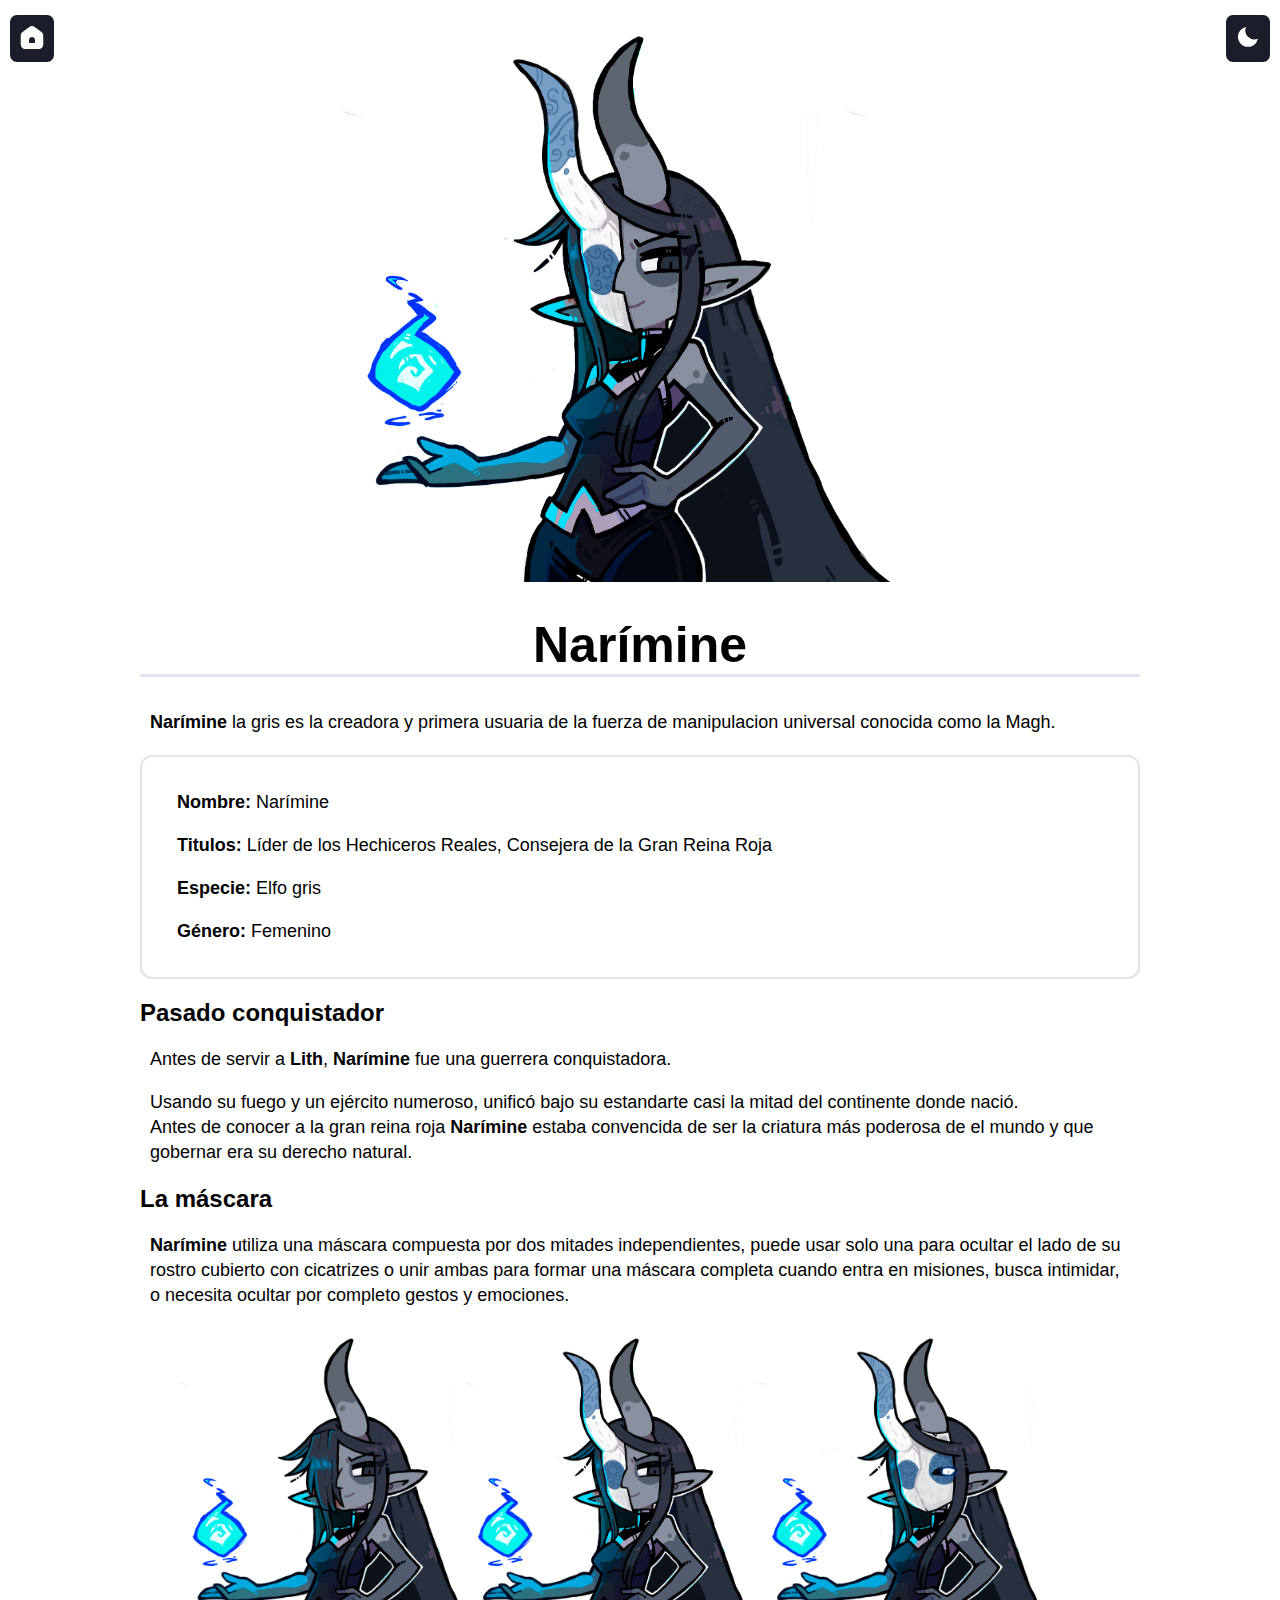
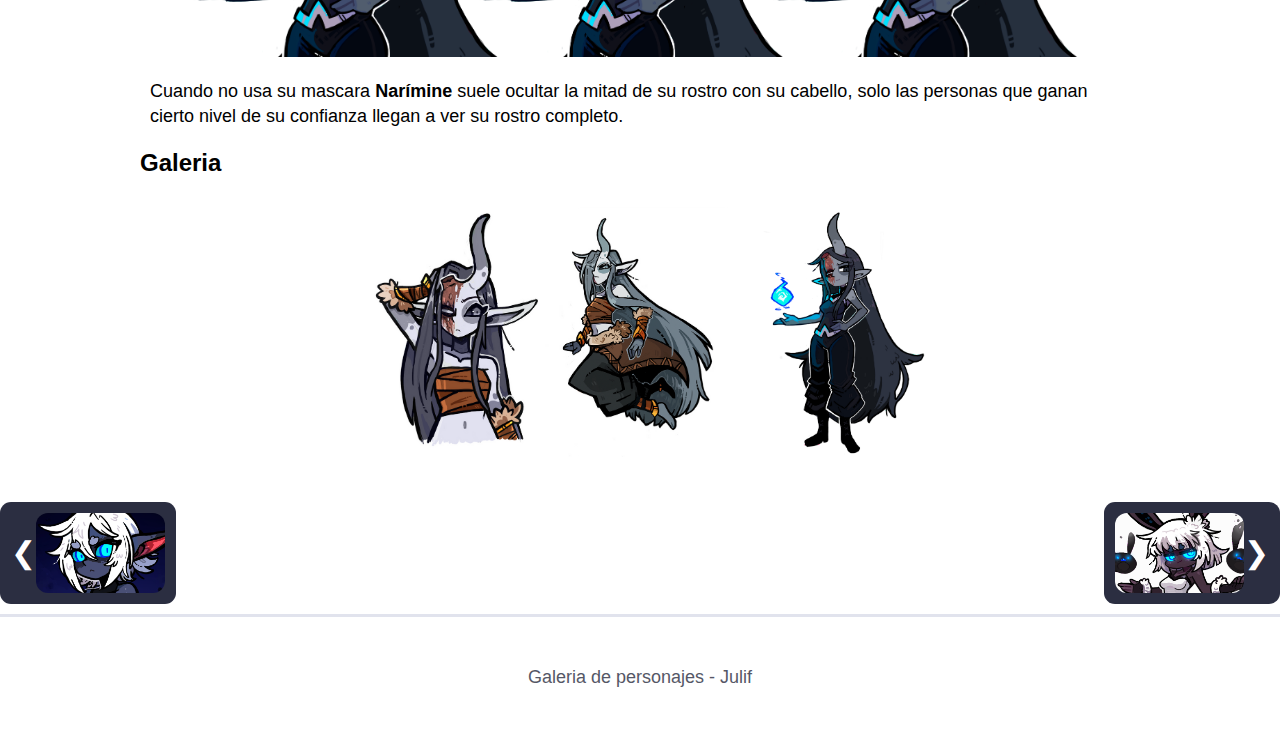
<file: personajes/luzbella.html>
<!DOCTYPE html>
<html lang="es">
<head>
    <meta name="viewport" content="width=device-width,initial-scale=1.0">
    <meta charset="utf-8">
    <link rel="stylesheet" href="../css/estilos.css">
    <link rel="stylesheet" href="../css/personaje.css">
     <script src="../personajes_lista.js"></script> 
    <script src="../js/actualizarNavegacion.js"></script> 
    <script src="../js/constructor.js"></script> 
    <title>Narimine</title>
    <style>


    </style>
</head>
<body>

    <main>
         <button id="home"><a href="../index.html"><svg xmlns="http://www.w3.org/2000/svg" width="24" height="24" viewBox="0 0 32 32" ><path d="m19.5548639 2.6028224 8.9944388 6.59912643c1.5405939 1.13031777 2.4506973 2.92683637 2.4506973 4.83760787v11.9604433c0 3.3137085-2.6862915 6-6 6h-18c-3.3137085 0-6-2.6862915-6-6v-11.958697c0-1.9117507.91103125-3.7090683 2.45293825-4.83925127l9.00556125-6.60087271c2.1123042-1.54827125 4.9847775-1.54760604 7.0963644.00164338zm-3.5548639 13.3971776c-2.209139 0-4 1.790861-4 4v3c0 .5522847.4477153 1 1 1h6c.5522847 0 1-.4477153 1-1v-3c0-2.209139-1.790861-4-4-4z" /></svg></a></button>
        <button id="themeToggle">
            <svg xmlns="http://www.w3.org/2000/svg" width="24" height="24" viewBox="0 0 24 24"><path d="M12 11.807A9.002 9.002 0 0 1 10.049 2a9.942 9.942 0 0 0-5.12 2.735c-3.905 3.905-3.905 10.237 0 14.142 3.906 3.906 10.237 3.905 14.143 0a9.946 9.946 0 0 0 2.735-5.119A9.003 9.003 0 0 1 12 11.807z"></path></svg>
        </button>

        <div id="main_img">
            <img src="../img/luzbella_main.jpg" alt="Narimine Principal">
        </div>

        <h1 style="text-align: center;">Narímine</h1>
    <p><b>Narímine</b> la gris es la creadora y primera usuaria de la fuerza de manipulacion universal conocida como la Magh.</p>
        
    <div id="datos">
        <p><strong>Nombre:</strong> Narímine</p>
        <p><strong>Titulos:</strong> Líder de los Hechiceros Reales, Consejera de la Gran Reina Roja</p>
        <p><strong>Especie:</strong> Elfo gris</p>
        <p><strong>Género:</strong> Femenino</p> 
    </div>
     <h2>Pasado conquistador</h2>
     <p>Antes de servir a <b>Lith</b>, <b>Narímine</b> fue una guerrera conquistadora.</p>
     <p>Usando su fuego y un ejército numeroso, unificó bajo su estandarte casi la mitad del continente donde nació.<br>
     Antes de conocer a la gran reina roja <b>Narímine</b> estaba convencida de ser la criatura más poderosa de el mundo y que gobernar era su derecho natural.</p>
     <h2>La máscara</h2>
    
     <p><b>Narímine</b> utiliza una máscara compuesta por dos mitades independientes, puede usar solo una para ocultar el lado de su rostro cubierto con cicatrizes o unir ambas para formar una máscara completa cuando entra en misiones, busca intimidar, o necesita ocultar por completo gestos y emociones.</p>
      <img src="../img/luzbella_mascara.png" style="width: 100%;">
     <p> Cuando no usa su mascara <b>Narímine</b> suele ocultar la mitad de su rostro con su cabello, solo las personas que ganan cierto nivel de su confianza llegan a ver su rostro completo.</p>
     <h2>Galeria</h2>
        <div class="gallery">
            <div class="gallery-item"><img onclick="openModal(1)" src="../img/luzbella_gallery_1.png" alt="Narimine 1"></div>
            <div class="gallery-item"><img onclick="openModal(2)" src="../img/luzbella_gallery_2.jpg" alt="Narimine 2"></div>
        </div>

      
    </main>
        <div id="next_prev_personaje">  
            <button >
                <a  id="prevLink" ><span>❮</span><div class="next_prev_thumb"><img id="prevImg" ></div></a>
            </button>
            <button>
                <a  id="nextLink" > <div class="next_prev_thumb"><img id="nextImg" ></div><span>❯</span></a>
            </button>  
        </div>
    <div id="myModal" class="modal">
        <span class="close" onclick="closeModal()">&times;</span>
        <div class="modal-content" id="modalContent">
            <div class="mySlides"><img src="../img/luzbella_gallery_1.png"><div class="caption-container">Narimine - viejo diseño</div> </div>
            <div class="mySlides"><img src="../img/luzbella_gallery_2.jpg"></div>

            <a class="prev" id="prevBtn" onclick="plusSlides(-1)">&#10094;</a>
            <a class="next" id="nextBtn" onclick="plusSlides(1)">&#10095;</a>
        </div>
    </div>
<script src="../js/theme.js"></script> 
<script src="../js/modal_gallery.js"></script> 
</body>
</html>
</file>
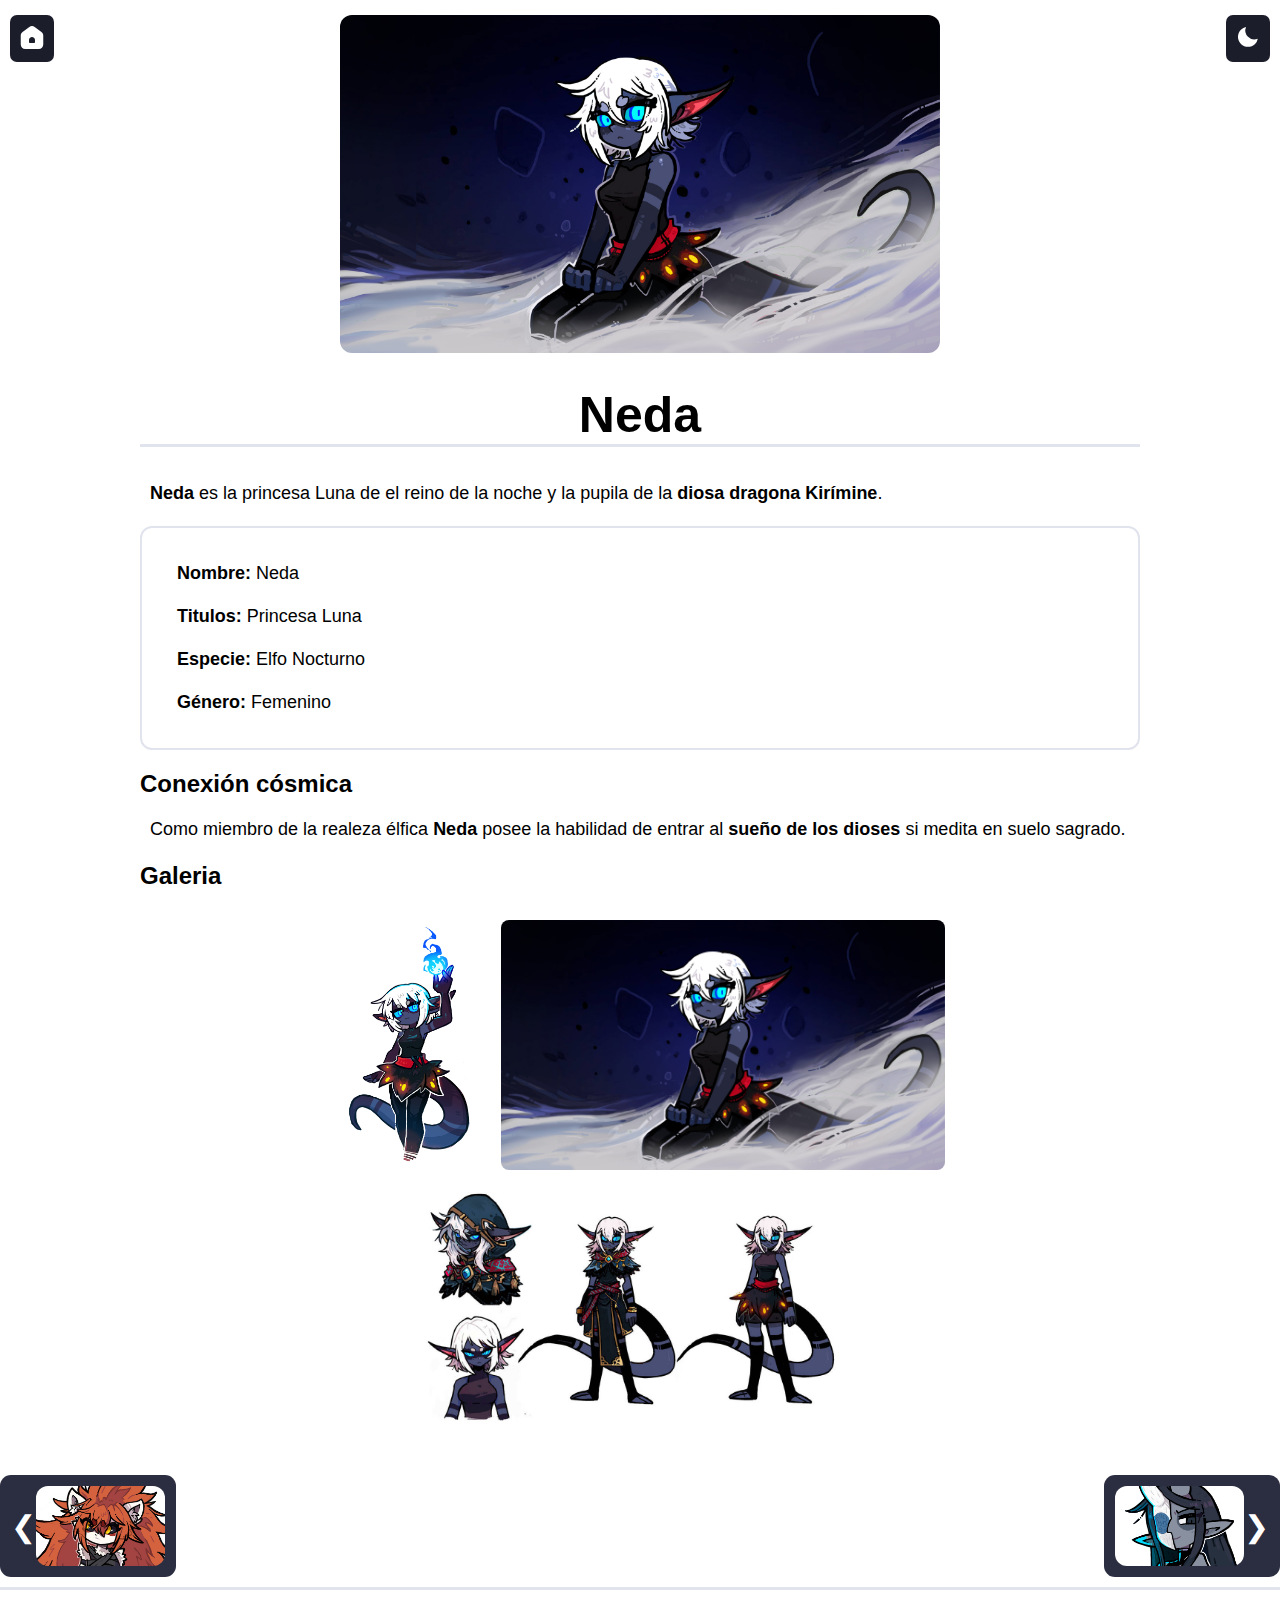
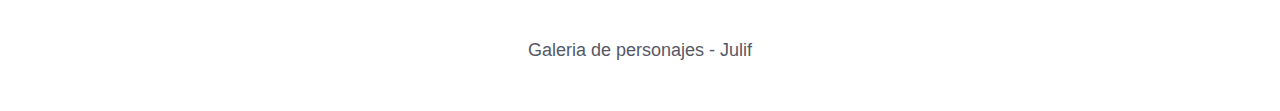
<file: personajes/neda.html>
<!DOCTYPE html>
<html lang="es">
<head>
    <meta name="viewport" content="width=device-width,initial-scale=1.0">
    <meta charset="utf-8">
    <link rel="stylesheet" href="../css/estilos.css">
    <link rel="stylesheet" href="../css/personaje.css">
    <script src="../personajes_lista.js"></script> 
    <script src="../js/actualizarNavegacion.js"></script> 
    <script src="../js/constructor.js"></script> 
    <title>Neda</title>
    <style>


    </style>
</head>
<body>

    <main>
         <button id="home"><a href="../index.html"><svg xmlns="http://www.w3.org/2000/svg" width="24" height="24" viewBox="0 0 32 32" ><path d="m19.5548639 2.6028224 8.9944388 6.59912643c1.5405939 1.13031777 2.4506973 2.92683637 2.4506973 4.83760787v11.9604433c0 3.3137085-2.6862915 6-6 6h-18c-3.3137085 0-6-2.6862915-6-6v-11.958697c0-1.9117507.91103125-3.7090683 2.45293825-4.83925127l9.00556125-6.60087271c2.1123042-1.54827125 4.9847775-1.54760604 7.0963644.00164338zm-3.5548639 13.3971776c-2.209139 0-4 1.790861-4 4v3c0 .5522847.4477153 1 1 1h6c.5522847 0 1-.4477153 1-1v-3c0-2.209139-1.790861-4-4-4z" /></svg></a></button>
        <button id="themeToggle">
            <svg xmlns="http://www.w3.org/2000/svg" width="24" height="24" viewBox="0 0 24 24"><path d="M12 11.807A9.002 9.002 0 0 1 10.049 2a9.942 9.942 0 0 0-5.12 2.735c-3.905 3.905-3.905 10.237 0 14.142 3.906 3.906 10.237 3.905 14.143 0a9.946 9.946 0 0 0 2.735-5.119A9.003 9.003 0 0 1 12 11.807z"></path></svg>
        </button>

        <div id="main_img">
            <img src="../img/neda_main.jpg" alt="Narimine Principal">
        </div>

        <h1 style="text-align: center;">Neda</h1>
    <p><b>Neda</b> es la princesa Luna de el reino de la noche y la pupila de la <b>diosa dragona Kirímine</b>.</p>
        
      <div id="datos">
            <p><strong>Nombre:</strong> Neda</p>
            <p><strong>Titulos:</strong> Princesa Luna</p>
            <p><strong>Especie:</strong> Elfo Nocturno</p>
            <p><strong>Género:</strong> Femenino</p>
        </div>
    <h2>Conexión cósmica</h2>
     <p>Como miembro de la realeza élfica <b>Neda</b> posee la habilidad de entrar al <b>sueño de los dioses</b> si medita en suelo sagrado.
</p>

     <h2>Galeria</h2> 
       <div class="gallery">
            <div class="gallery-item"><img onclick="openModal(1)" src="../img/neda_gallery_1.png" alt="Neda 1"></div>
            <div class="gallery-item"><img onclick="openModal(2)" src="../img/neda_gallery_2.jpg" alt="Neda 2"></div>
            <div class="gallery-item"><img onclick="openModal(3)" src="../img/neda_gallery_3.jpg" alt="Neda 3"></div>
        </div>
    </main>
        <div id="next_prev_personaje">  
            <button ><a  id="prevLink" ><span>❮</span><div class="next_prev_thumb"><img id="prevImg" ></div></a></button>
            <button><a  id="nextLink" > <div class="next_prev_thumb"><img id="nextImg" ></div><span>❯</span></a></button>  
        </div>
    <div id="myModal" class="modal">
        <span class="close" onclick="closeModal()">&times;</span>
        <div class="modal-content" id="modalContent">
            <div class="mySlides"><img src="../img/neda_gallery_1.png"></div>
            <div class="mySlides"><img src="../img/neda_gallery_2.jpg"></div>
            <div class="mySlides"><img src="../img/neda_gallery_3.jpg"></div>

            <a class="prev" id="prevBtn" onclick="plusSlides(-1)">&#10094;</a>
            <a class="next" id="nextBtn" onclick="plusSlides(1)">&#10095;</a>
        </div>
    </div>
<script src="../js/theme.js"></script> 
<script src="../js/modal_gallery.js"></script> 
</body>
</html>
</file>
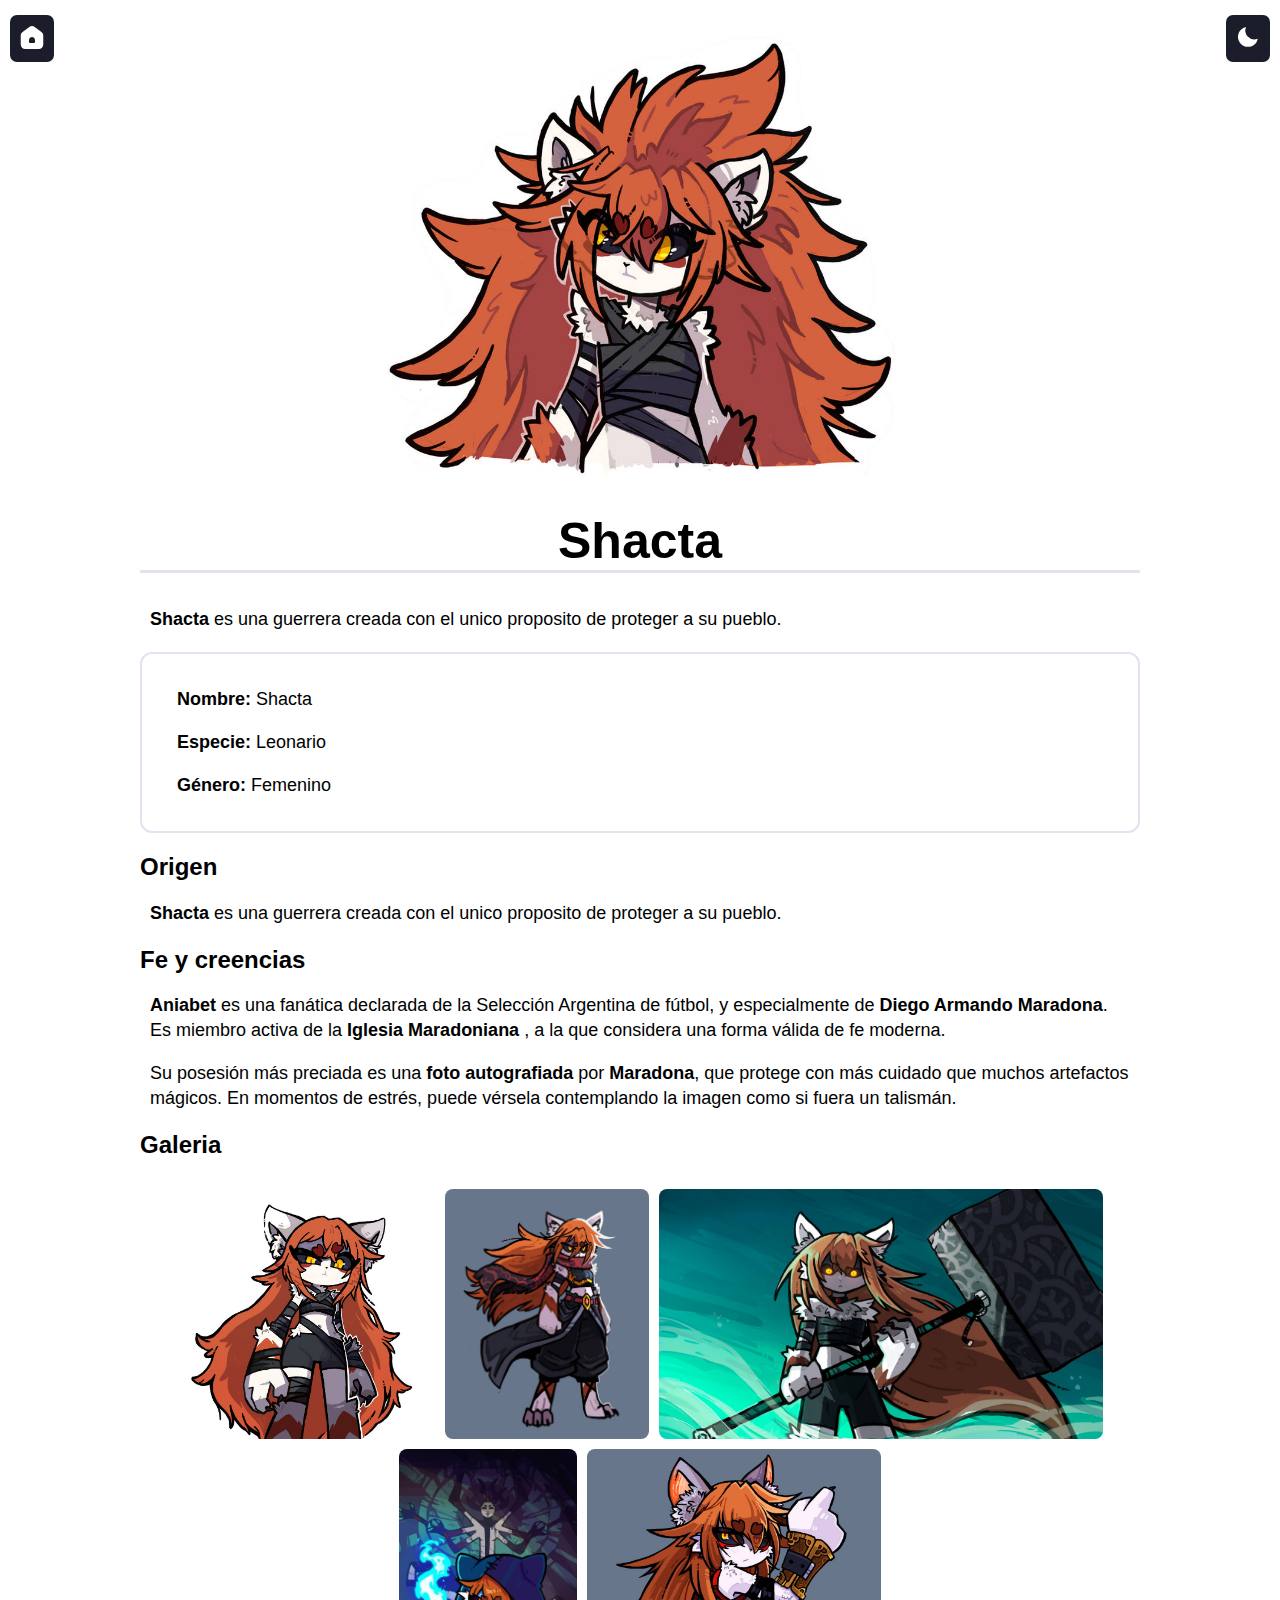
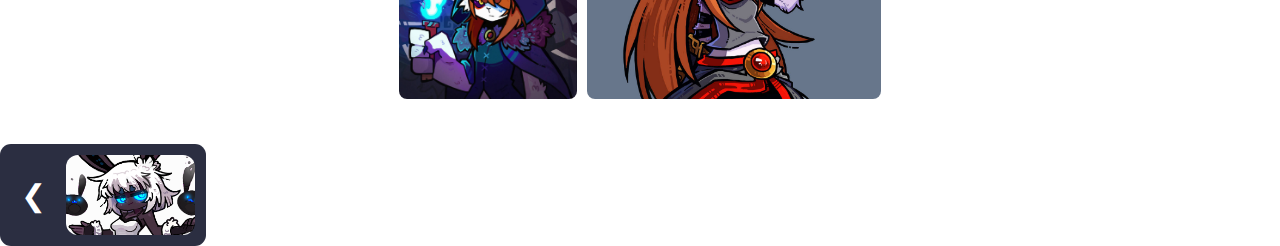
<file: personajes/shacta.html>
<!DOCTYPE html>
<html lang="es">
<head>
    <meta name="viewport" content="width=device-width,initial-scale=1.0">
    <meta charset="utf-8">
    <link rel="stylesheet" href="../css/estilos.css">
    <link rel="stylesheet" href="../css/personaje.css">
    <title>Shacta</title>
    <style></style>
</head>
<body>

    <main>
        <button id="home"><a href="../index.html"><svg xmlns="http://www.w3.org/2000/svg" width="24" height="24" viewBox="0 0 32 32" ><path d="m19.5548639 2.6028224 8.9944388 6.59912643c1.5405939 1.13031777 2.4506973 2.92683637 2.4506973 4.83760787v11.9604433c0 3.3137085-2.6862915 6-6 6h-18c-3.3137085 0-6-2.6862915-6-6v-11.958697c0-1.9117507.91103125-3.7090683 2.45293825-4.83925127l9.00556125-6.60087271c2.1123042-1.54827125 4.9847775-1.54760604 7.0963644.00164338zm-3.5548639 13.3971776c-2.209139 0-4 1.790861-4 4v3c0 .5522847.4477153 1 1 1h6c.5522847 0 1-.4477153 1-1v-3c0-2.209139-1.790861-4-4-4z" /></svg></a></button>
        <button id="themeToggle"><svg xmlns="http://www.w3.org/2000/svg" width="24" height="24" viewBox="0 0 24 24"><path d="M12 11.807A9.002 9.002 0 0 1 10.049 2a9.942 9.942 0 0 0-5.12 2.735c-3.905 3.905-3.905 10.237 0 14.142 3.906 3.906 10.237 3.905 14.143 0a9.946 9.946 0 0 0 2.735-5.119A9.003 9.003 0 0 1 12 11.807z"></path></svg></button>

        <div id="main_img">
            <img src="../img/shacta_main.jpg" alt="Shacta">
        </div>

        <h1 style="text-align: center;">Shacta</h1>
    <p><b>Shacta</b> es una guerrera creada con el unico proposito de proteger a su pueblo.</p>
        
      <div id="datos">
            <p><strong>Nombre:</strong> Shacta</p>
            <p><strong>Especie:</strong> Leonario</p>
            <p><strong>Género:</strong> Femenino</p>
        </div>
     <h2>Origen</h2>
     <p><b>Shacta</b> es una guerrera creada con el unico proposito de proteger a su pueblo.</p>
     <h2>Fe y creencias</h2>
     <p><b>Aniabet</b> es una fanática declarada de la Selección Argentina de fútbol, y especialmente de <b>Diego Armando Maradona</b>. Es miembro activa de la <b>Iglesia Maradoniana</b> , a la que considera una forma válida de fe moderna.</p>
     <p>Su posesión más preciada es una <b>foto autografiada</b> por <b>Maradona</b>, que protege con más cuidado que muchos artefactos mágicos. En momentos de estrés, puede vérsela contemplando la imagen como si fuera un talismán.</p>
     <h2>Galeria</h2>
        <div class="gallery">
            <div class="gallery-item"><img onclick="openModal(1)" src="../img/shacta_gallery_1.jpg" alt="Shacta 1"></div>
            <div class="gallery-item"><img onclick="openModal(2)" src="../img/shacta_gallery_2.jpg" alt="Shacta 2"></div>
            <div class="gallery-item"><img onclick="openModal(3)" src="../img/shacta_gallery_3.jpg" alt="Shacta 3"></div>
            <div class="gallery-item"><img onclick="openModal(4)" src="../img/shacta_gallery_4.jpg" alt="Shacta 4"></div>
            <div class="gallery-item"><img onclick="openModal(5)" src="../img/shacta_gallery_5.jpg" alt="Shacta 5"></div>
        </div>
    </main>
        <div id="next_prev_personaje">  
              <button > <a href="aniabet.html">
                <span style="margin-right: 20px;margin-left: 10px;">❮</span>
                <div class="next_prev_thumb"><img src="../img/aniabet_thumb.png"></div></a>
              </button>
             
                <button style="opacity: 0;">  <a href="shacta.html">
                <div class="next_prev_thumb"><img src="../img/shacta_thumb.png"></div><span style="margin-left: 20px;margin-right: 10px;">❯</span>
              </a>
            </button>  
        </div>
    <div id="myModal" class="modal">
        <span class="close" onclick="closeModal()">&times;</span>
        <div class="modal-content" id="modalContent">
            <div class="mySlides"><img src="../img/shacta_gallery_1.jpg"><!-- <div class="caption-container"> ... --></div>
            <div class="mySlides"><img src="../img/shacta_gallery_2.jpg"><!-- <div class="caption-container"> ... --></div>
            <div class="mySlides"><img src="../img/shacta_gallery_3.jpg"><!-- <div class="caption-container"> ... --></div>
            <div class="mySlides"><img src="../img/shacta_gallery_4.jpg"><!-- <div class="caption-container"> ... --></div>
            <div class="mySlides"><img src="../img/shacta_gallery_5.jpg"><!-- <div class="caption-container"> ... --></div>


            <a class="prev" id="prevBtn" onclick="plusSlides(-1)">&#10094;</a>
            <a class="next" id="nextBtn" onclick="plusSlides(1)">&#10095;</a>
        </div>
    </div>
<script src="../js/theme.js"></script> 
<script src="../js/modal_gallery.js"></script> 
</body>
</html>
</file>
<file: css/estilos.css>
body {
  font-family: rubik, helvetica, arial, sans-serif;
  background-color: #e1e3ed;
  margin: 0px;
}
.dark-mode {
  background: #111;
  background-color: #0c0f1d;
  color: #fff;
}

#home{
  padding: 10px;
  border: none;
  cursor: pointer;
  background-color: #1b1d2a;
  position: absolute;
  top: 15px;
  left: 10px;
  border-radius: 7px;
}
#home svg { fill: white !important; }
#themeToggle {
  padding: 10px;
  border: none;
  cursor: pointer;
  background-color: #1b1d2a;
  position: absolute;
  top: 15px;
  right: 10px;
  border-radius: 7px;
}

#themeToggle svg { fill: white !important; }
main{
    display: block;
    overflow: hidden;
    padding: 15px;
    max-width: 1000px;
    background-color: white;
    margin: 0px auto;
    border-radius: 12px;
    padding-bottom: 35px;
}
main img{
  border-radius: 12px;
}
.dark-mode main{
  background-color: #1b1d2a;
}
h1{border-bottom: solid #e1e3ed;
font-size: 50px;
}
.dark-mode h1{border-bottom: solid #2b2e41;}
p{font-size: 18px;  padding-left: 10px;
    padding-right: 10px;
  
  line-height: 25px;
  }
.dark-mode p{color: #bfc2d5;}
.dark-mode b ,.dark-mode strong{ color: white;}


/* #datos p{line-height: inherit;} */

body{
  background-color: #fff;
}

.dark-mode{
  background-color: #1b1d2a;
}
/* footer */
.footer {
    margin-top: 10px;
    padding: 30px 20px;
    /* background: #111; */
    color: #2b2e41;
    text-align: center;
    font-size: 14px;
    border-top: solid #e1e3ed;
}
.dark-mode .footer{
  border-top: solid #2b2e41;
}
.footer-content {
  opacity: .8;
}

h3{ color: #2373c9;}
.dark-mode h3{ color: #5ea3ed;}

   /* Lógica de Idiomas */
        body.lang-en .lang-es { display: none; }
        body.lang-es .lang-en { display: none; }
</file>
<file: css/personaje.css>
#main_img {
            max-width: 100%;
            display: flex;
            justify-content: center;
        }

        #main_img img {
            border-radius: 12px;
            max-width: 600px;
            width: 100%;
        }

        #datos{
            padding: 15px;
            border-radius: 12px;
            border: solid 2px #e1e3ed;
            margin: 20px 0;
                padding-left: 25px;
                line-height: 10px;
        }

        .dark-mode #datos {
            background-color: #2b2e41;
            border: none;
        }

        /* GALERÍA CORREGIDA */
        .gallery {
            display: flex;
            flex-wrap: wrap;
            gap: 10px;
            padding: 10px;
            justify-content: center; /* Centra la última fila si hay pocos elementos */
        }

        .gallery-item {
            height: 250px;
            flex-grow: 0;
            max-width: 100%; /* Evita que rompa el esquema en mobile */
            box-sizing: border-box;
        }

        .gallery-item img {
            height: 100%;
            width: 100%;
            object-fit: cover;
            border-radius: 8px;
            transition: transform 0.3s ease;
            cursor: pointer;
            display: block;
        }
.gallery-item img:hover {
    transform: scale(1.02);
    cursor: pointer;
}


        /* MODAL */
        .modal {
            display: none;
            position: fixed;
            z-index: 1000;
            left: 0;
            top: 0;
            width: 100%;
            height: 100%;
            background-color: rgba(0, 0, 0, 0.95);
            overflow: hidden;
            touch-action: none;
        }

        .modal-content {
            position: relative;
            display: flex;
            justify-content: center;
            align-items: center;
            width: 100%;
            height: 100%;
        }

        .mySlides {
            display: none;
            width: 100%;
            height: 100%;
            flex-direction: column;
            justify-content: center;
            align-items: center;
        }

        .mySlides img {
            max-height: 80vh;
            max-width: 90vw;
            user-select: none;
            transition: transform 0.1s ease-out;
            will-change: transform;
        }

        .caption-container {
            margin-top: 15px;
            color: #ccc;
            font-size: 14px;
            text-align: center;
        }

        .close {
            color: white;
            position: absolute;
            top: 20px;
            right: 30px;
            font-size: 40px;
            font-weight: bold;
            z-index: 1100;
            cursor: pointer;
        }

        .prev, .next {
            cursor: pointer;
            position: absolute;
            top: 50%;
            width: auto;
            padding: 20px;
            margin-top: -30px;
            color: white;
            font-weight: bold;
            font-size: 30px;
            user-select: none;
            z-index: 1100;
            text-decoration: none;
            background: rgba(0,0,0,0.3);
            border-radius: 50%;
            display: flex; /* Se controla por JS si hay > 1 imagen */
        }

        .next { right: 20px; }
        .prev { left: 20px; }

        /* HIDE NAV ON MOBILE/RESPONSIVE */
        @media (max-width: 768px) {
            .prev, .next {
                display: none !important; /* Desaparecen en responsive */
            }
            .gallery-item {
                height: 200px; /* Un poco más bajas en móvil */
                flex-grow: 1;
            }
        }

        .modal-open { overflow: hidden; }




        #next_prev_personaje{
            /* background-color: #ff00005c; */
    display: flex;
    justify-content: space-between;
    transition: transform .45s ease;
        }
         #next_prev_personaje a{   display: flex;
    color: white;
    cursor: pointer;
    align-items: center;
    text-decoration: none;}

        #next_prev_personaje button{
            display: flex;
                align-items: center;

                display: flex;
    align-items: center;
    font-size: 30px;
    background-color: #2b2e41;
    border: none;
    color: white;
    padding: 11px;
    border-radius: 11px;


        }
        #next_prev_personaje button:hover{
transform: translateY(-5px);

         }
        .next_prev_thumb{      border-radius: 12px;
    overflow: hidden;
    height: 80px;
    /* aspect-ratio: 1 / 1; */
}

.next_prev_thumb img{
        width: 100%;
    height: 100%;
    object-fit: cover;
}


@media screen and (max-width: 439px) {
    #next_prev_personaje {justify-content: space-around;}
    .next_prev_thumb {aspect-ratio: 1 / 1;}
}
</file>
